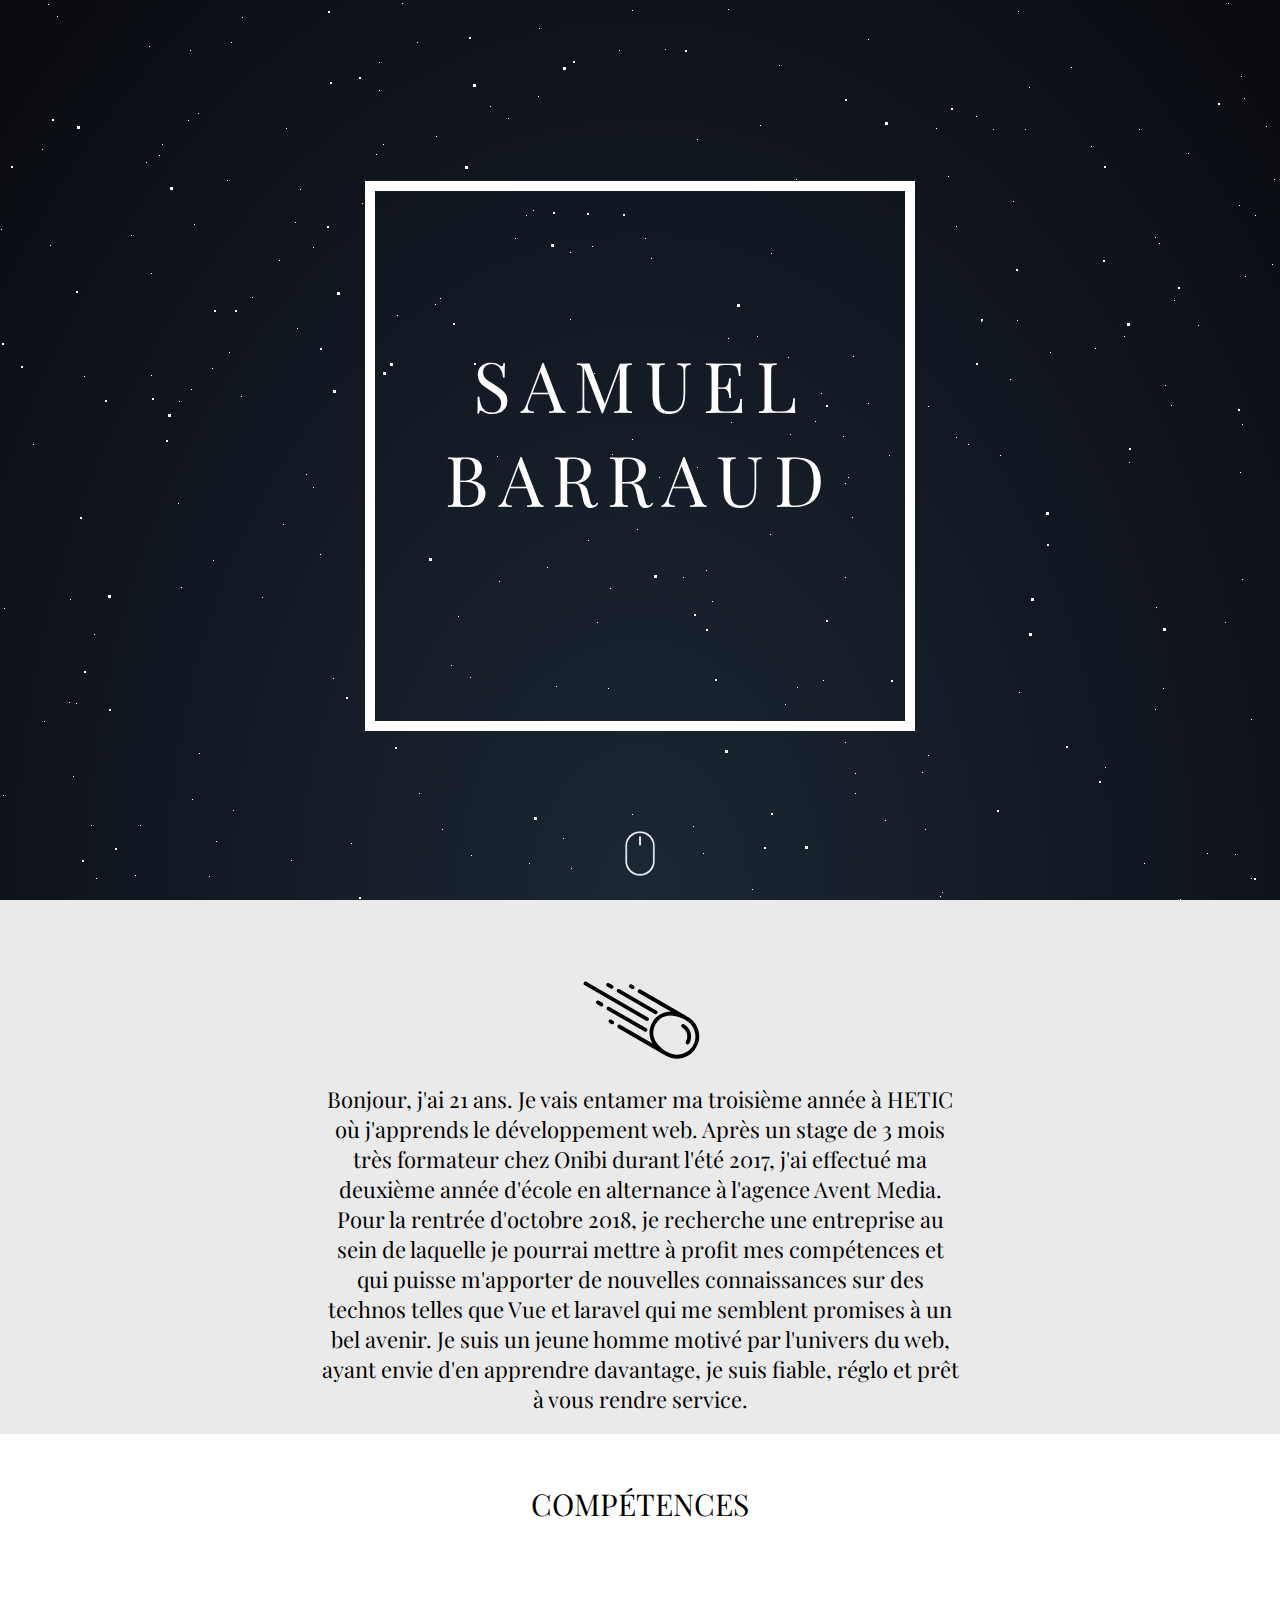
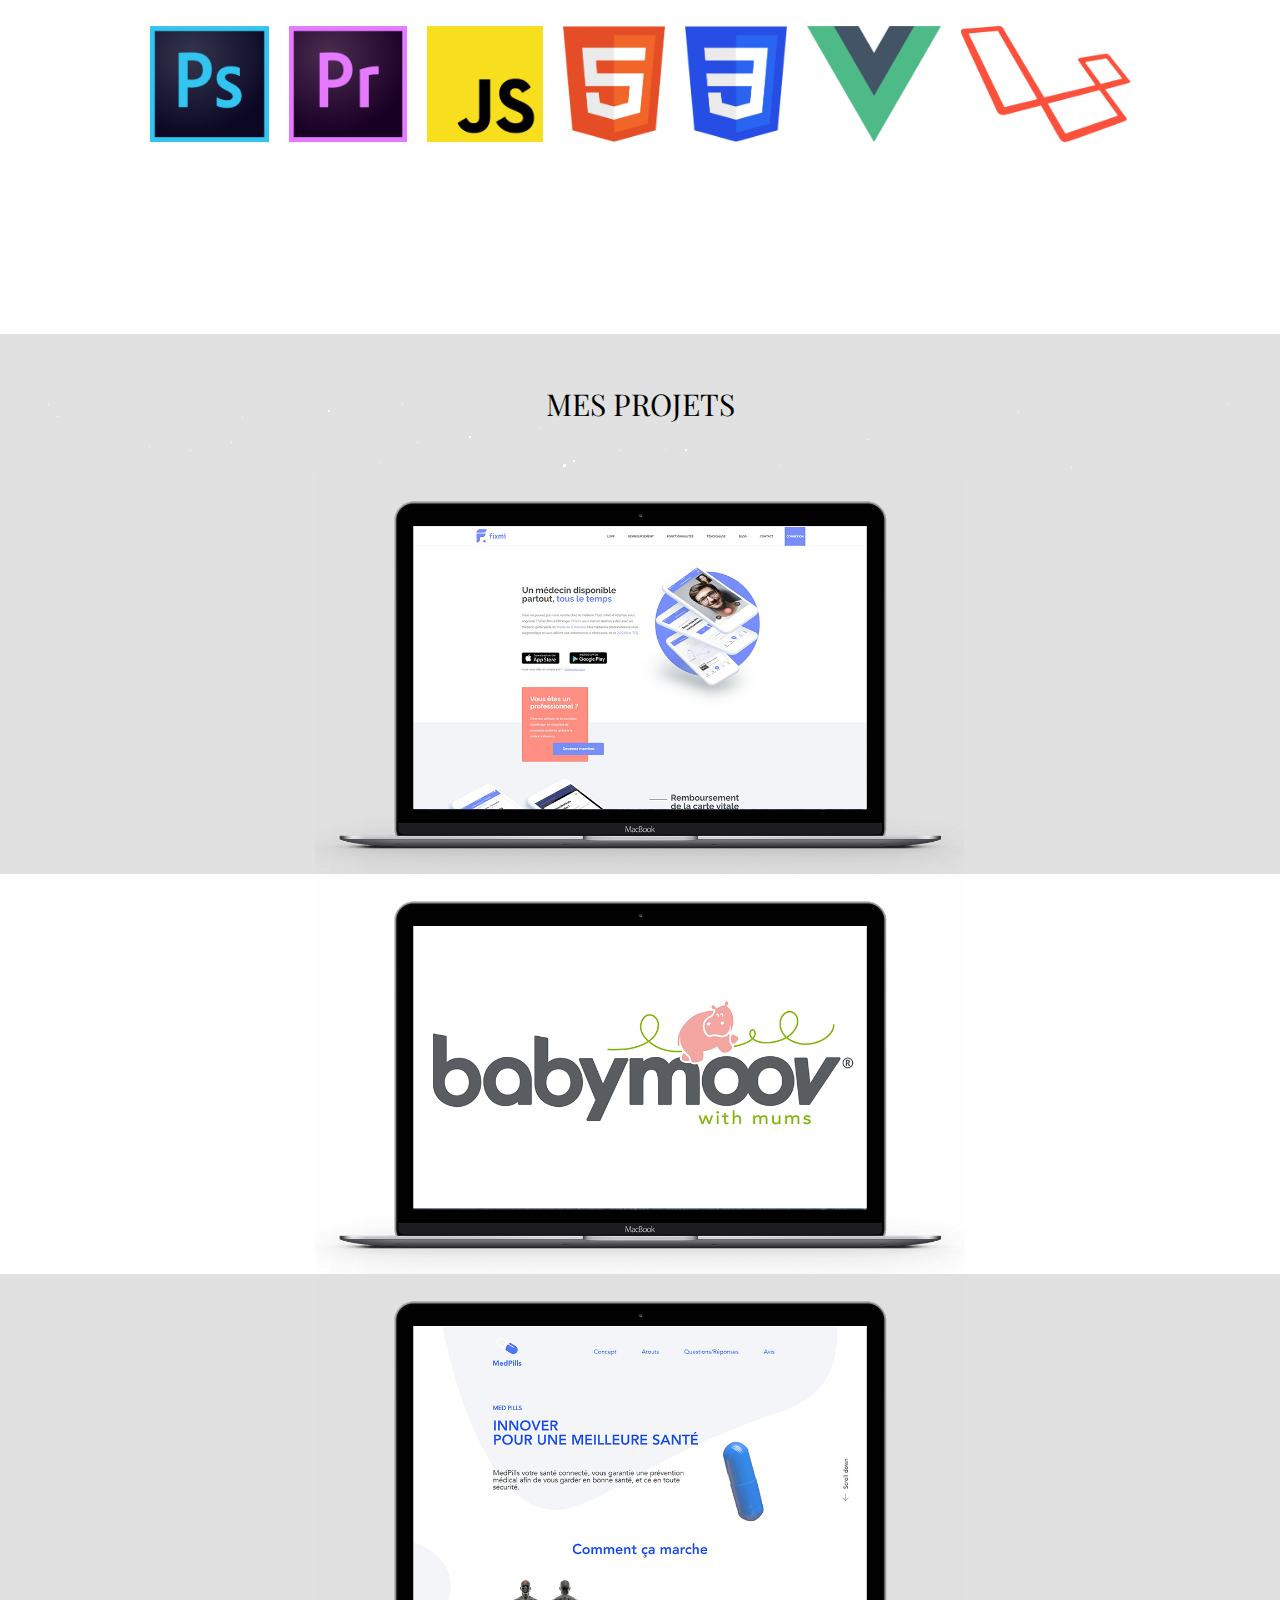
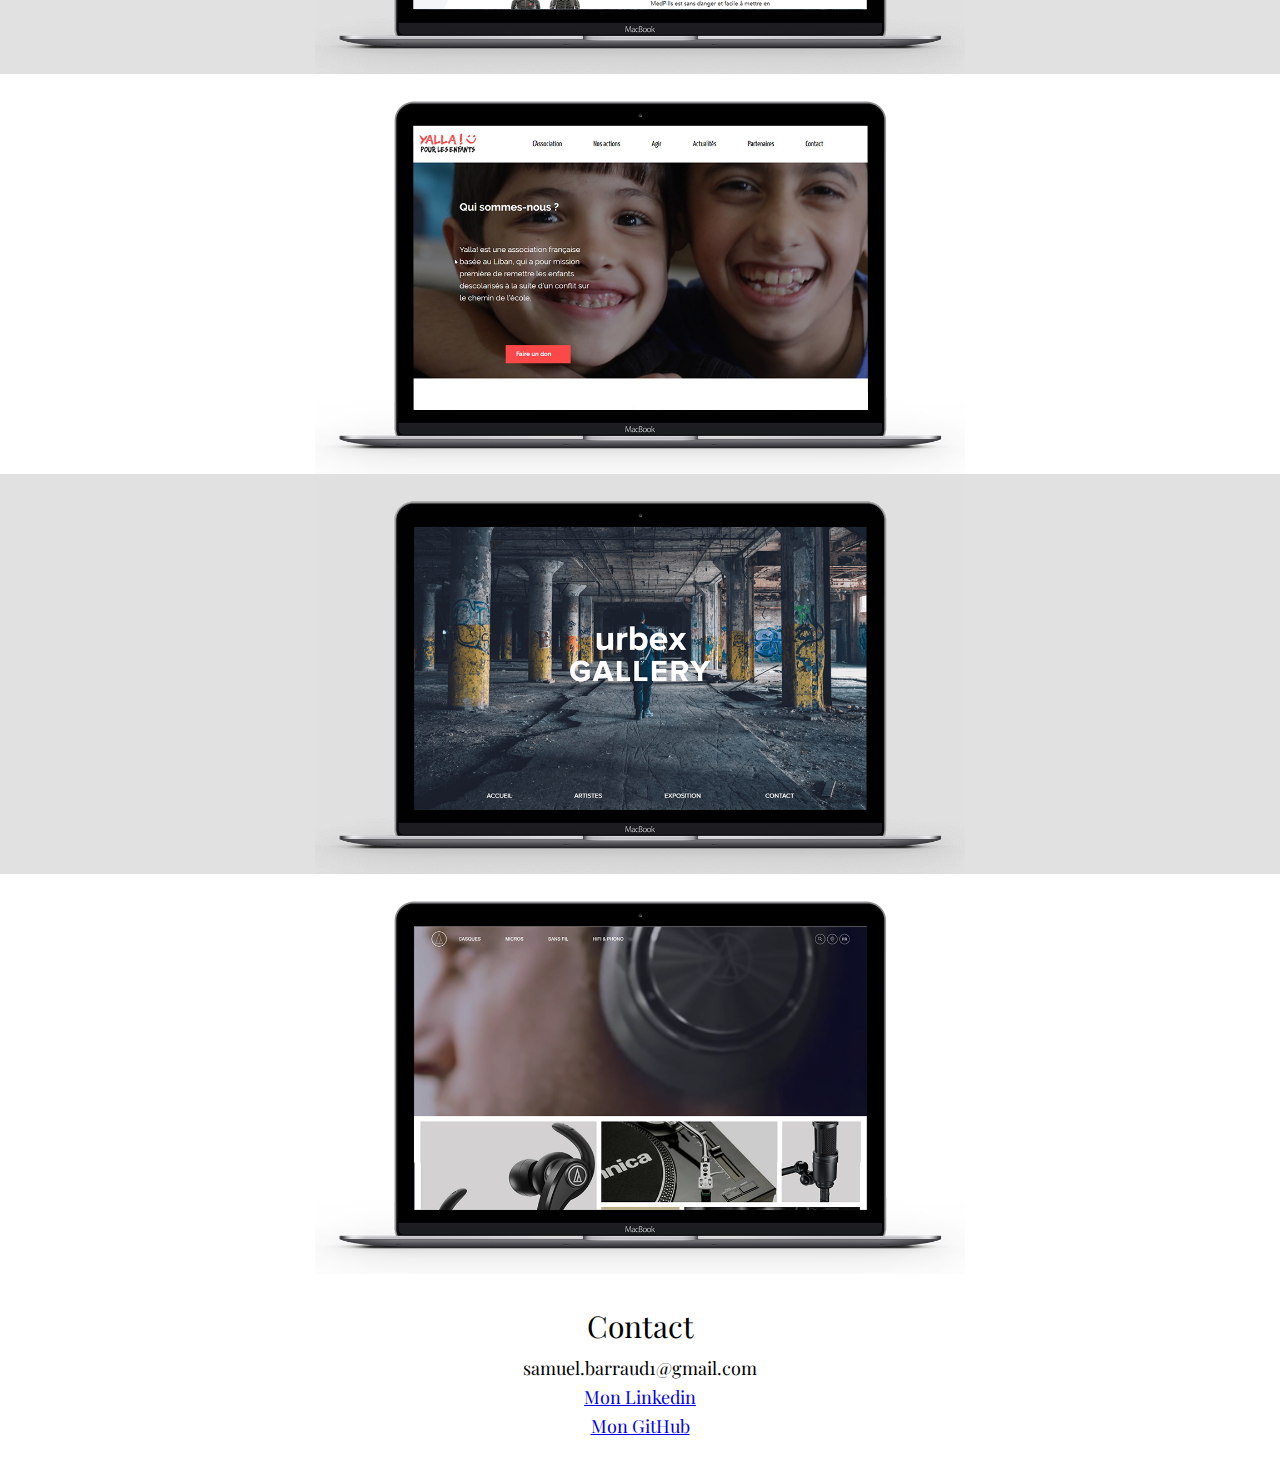
<file: index.html>
<!DOCTYPE html>
<html lang="fr">
<head>
	<meta charset="UTF-8">
	<title>Samuel Barraud</title>
	<meta name="description" content="Portfolio de Samuel Barraud">
	<link rel="stylesheet" href="styles/main.css">
	<link href="https://fonts.googleapis.com/css?family=Playfair+Display" rel="stylesheet">
	<link rel="stylesheet" href="font-awesome/css/font-awesome.min.css">
	<script src="deploy/parallax.js"></script>
	<script src="js/jquery-3.2.1.min.js"></script>
	<script src="js/mgGlitch.min.js"></script>


</head>
<body>
	<header>
		<div id='stars'></div>
		<div id='stars2'></div>
		<div id='stars3'></div>

		<div id="scene" class="scene">
			<div data-depth="0.20" class="DownHalfsquare layer"></div>
			<div data-depth="0.20" class="UpHalfsquare layer "></div>
			<div data-depth="0.30" class="imgHeader layer"></div>
			<div data-depth="0.60" class="title layer"><h1 class="" data-text="Samuel Barraud">Samuel Barraud</h1></div>
		</div>
		<div class="scroll">
			<a href="#scroll" id="scroll"><img src="img-layout/mouse.png" alt="scroll" title="scroll"></a>
		</div>
	</header>
	<main>
		<div class="description">
			<div class="illustration">
				<img src="img-layout/comet.svg">
			</div>
			<p>Bonjour, j'ai 21 ans. Je vais entamer ma troisième année à HETIC où j'apprends le développement web. Après un stage de 3 mois très formateur chez Onibi durant l'été 2017, j'ai effectué ma deuxième année d'école en alternance à l'agence Avent Media. Pour la rentrée d'octobre 2018, je recherche une entreprise au sein de laquelle je pourrai mettre à profit mes compétences et qui puisse m'apporter de nouvelles connaissances sur des technos telles que Vue et laravel qui me semblent promises à un bel avenir. Je suis un jeune homme motivé par l'univers du web, ayant envie d'en apprendre davantage, je suis fiable, réglo et prêt à vous rendre service.</p>
		</div>
		<div class="skills">
			<h2>Compétences</h2>
			<div class="skillsLogo">
				<div><img src="img-layout/photoshop.png"></div>
				<div><img src="img-layout/premiere.png"></div>
				<div><img src="img-layout/javascript.png"></div>
				<div><img src="img-layout/html.png"></div>
				<div><img src="img-layout/css.png"></div>
				<div><img src="img-layout/vue.png"></div>
				<div><img src="img-layout/laravel.png"></div>
			</div>
			<!-- <img class="skillsIllu" src="img-layout/astronautW.png"> -->
		</div>
		<div class="projects">
		<h2>Mes projets</h2>
		<div class="project">
					<img src="img-content/fixmii.png">
					<div class="hover_project">
						<div class="discover_Project"><a target="_blank" href="http://samuel-barraud.fr/projets/fixmi/"><span>Découvrir le projet</span></a></div>
					</div>
			</div>
			<div class="project">
					<img src="img-content/Babymoov.png">
					<div class="hover_project">
						<div class="discover_Project"><a target="_blank" href="https://www.babymoov.com/fr/"><span>Découvrir le projet</span></a></div>
					</div>
			</div>
			<div class="project">
					<img src="img-content/medpills.png">
					<div class="hover_project">
						<div class="discover_Project"><a target="_blank" href="http://samuel-barraud.fr/projets/MedPills/"><span>Découvrir le projet</span></a></div>
					</div>
			</div>
			<div class="project">
					<img src="img-content/yalla.png">
					<div class="hover_project">
						<div class="discover_Project"><a target="_blank" href="projets/SI-finale-Yalla-g10/index.php"><span>Découvrir le projet</span></a></div>
					</div>
			</div>
			<div class="project">
					<img src="img-content/urbex.png">
					<div class="hover_project">
						<div class="discover_Project"><a target="_blank" href="projets/urbex/index.html"><span>Découvrir le projet</span></a></div>
					</div>
			</div>
			<div class="project">
					<img src="img-content/audiotechina.PNG">
					<div class="hover_project">
						<div class="discover_Project"><a target="_blank" href="projets/audio_technica/index.html"><span>Découvrir le projet</span></a></div>
					</div>
			</div>
		</div>
		<div class="contact">
			<div class="about-me">
				<h2>Contact</h2>
				<p>samuel.barraud1@gmail.com</p>
				<a href="https://www.linkedin.com/in/samuel-barraud-0562a8139/" target="_blank"><p>Mon Linkedin</p></a>
				<a href="https://github.com/Barraud-Samuel?tab=repositories" target="_blank"><p>Mon GitHub</p></a>
			</div>
		</div>
	</main>
</body>

<script type="text/javascript">
var scene = document.getElementById('scene');

var parallax = new Parallax(scene,{
	scalarX: 30,
  scalarY: 30,
});
//alert("site en création");
$( function() {
		$( "." ).mgGlitch({
          // set 'true' to stop the plugin
				  destroy : false, 
          // set 'false' to stop glitching
          glitch: true, 
          // set 'false' to stop scaling
          scale: true, 
          // set 'false' to stop glitch blending
          blend : true, 
          // select blend mode type
          blendModeType : 'hue',
          // set min time for glitch 1 elem
          glitch1TimeMin : 200, 
          // set max time for glitch 1 elem
          glitch1TimeMax : 400,
          // set min time for glitch 2 elem
          glitch2TimeMin : 10, 
          // set max time for glitch 2 elem
          glitch2TimeMax : 100, 
		});
});


$(window).scroll(function() {    
    var scroll = $(window).scrollTop();
    console.log(scroll);
    if (scroll >=887){
    	$(".skillsIllu").addClass("deplacement");
    } else if (scroll <= 790) {
    	$(".skillsIllu").removeClass("deplacement");
    }
});


/*$(window).scroll(function() {    
    var scroll = $(window).scrollTop();
    console.log(scroll);
    if (scroll >=1300){
      $(".move").addClass("deplacement");
      $(".move:nth-child(2)").addClass("delay1");
      $(".move:nth-child(3)").addClass("delay2");
    }
});*/
</script>

</html>
</file>
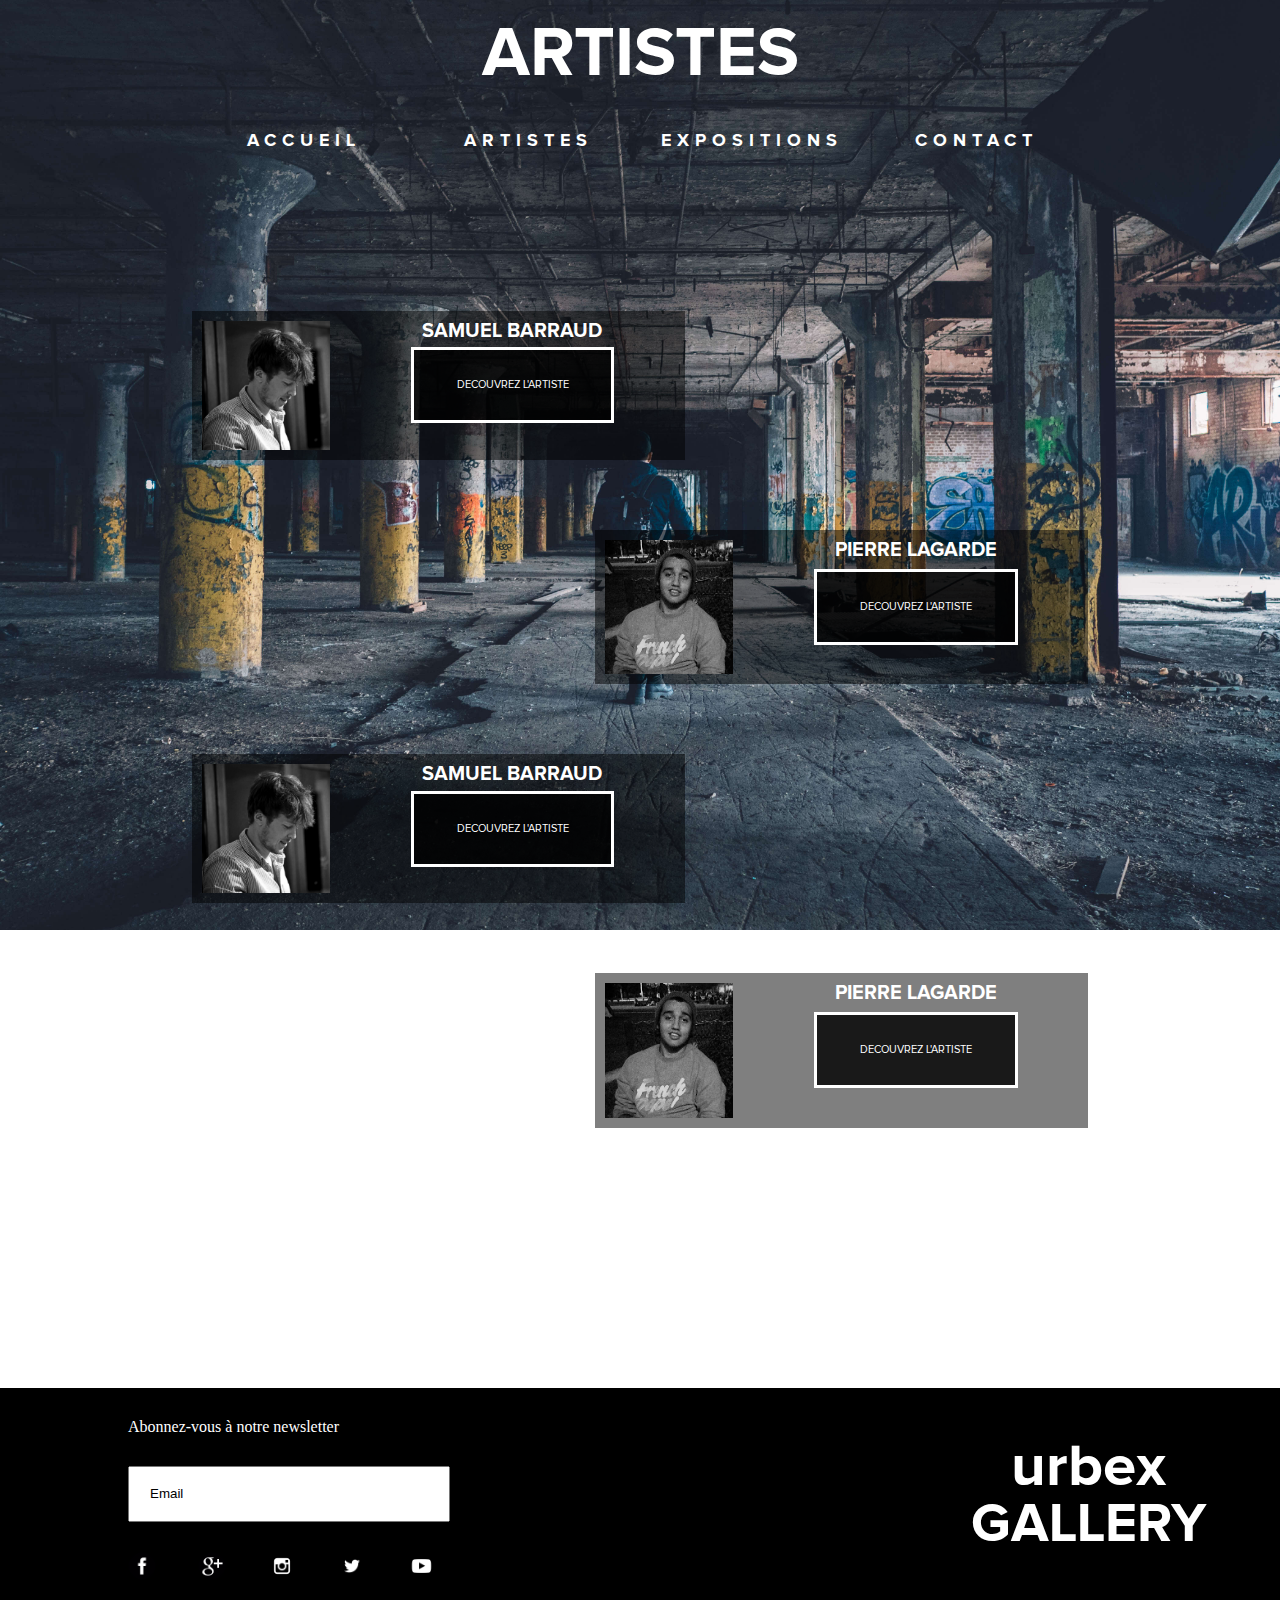
<file: projets/urbex/artistes.html>
<!DOCTYPE html>
<html>
<head>
	<title>artistes</title>
	<meta name="viewport" content="width=device-width, initial-scale=1.0">
	<link rel="stylesheet" type="text/css" href="styles/csslisteartistes.css">
	<link rel="stylesheet" type="text/css" href="styles/cssartiste.css">
	<meta charset="UTF-8">
</head>
<body>
<header class="page_list_artistes clearfix">
		
		<h1>ARTISTES</h1>
		<nav>
			<ul>
				<li><a href="index.html">accueil</a></li>
				<li><a href="#">artistes</a></li>
				<li><a href="exposition.html">expositions</a></li>
				<li><a href="contact.html">contact</a></li>
			</ul>
		</nav>
	</header>
	<!-- ------POP UP ARTISTE DETAIL------ -->
	<div class="single_artiste clearfix">
	<div class="discover_photo clearfix">
		<span class="decouvrez_les_photos clearfix">
			<a href="image.html"><h3>decouvrez les photos</h3></a>
		</span>
	</div>
	<div class="description_side">
		<div class="middle_bar"></div>
		<img class="cross" src="images/icone/cross.png">
		<div class="description">
			<h2>pierre lagarde</h2>
			<p>
				Lorem ipsum dolor sit amet, consectetur adipiscing elit. Vivamus varius pretium convallis. Duis ac metus a lacus venenatis consequat. Nulla congue viverra odio, non tincidunt ex dignissim dapibus. Aliquam fringilla vulputate nibh. Integer tristique commodo odio, vitae molestie erat. Vestibulum luctus aliquet ante, at dictum magna interdum vitae. Ut a egestas elit, egestas sodales quam.

			</p>
		</div>
	</div>
</div>
	<!-- ------FIN DE LA POP UP------ -->
	<main>
		<div class="clearfix un_artiste">
			<img src="images/samuel.png"> 
			<h2>samuel barraud</h2>
			<span class="span clearfix"><h3>decouvrez l'artiste</h3></span>
		</div>
		<div class="clearfix un_artiste artiste_right">
			<img src="images/pierre.png"> 
			<h2>pierre lagarde</h2>
			<span class="span clearfix"><h3>decouvrez l'artiste</h3></span>
		</div>
		<div class="clearfix un_artiste">
			<img src="images/samuel.png"> 
			<h2>samuel barraud</h2>
			<span class="span clearfix"><h3>decouvrez l'artiste</h3></span>
		</div>
		<div class="clearfix un_artiste artiste_right">
			<img src="images/pierre.png"> 
			<h2>pierre lagarde</h2>
			<span class="span clearfix"><h3>decouvrez l'artiste</h3></span>
		</div>
	</main>
	<footer>
		<div class="newsletter clearfix">
			<h3>Abonnez-vous à notre newsletter</h3>
			<form class="clearfix">
				<input type="text" name="email" value="Email">
			</form>
			<nav class="social_icon clearfix">
				<ul>
					<li><img src="images/icone/facebook.png"></a></li>
					<li><a href="#"><img src="images/icone/googleplus.png"></a></li>
					<li><a href="#"><img src="images/icone/instagram.png"></a></li>
					<li><a href="#"><img src="images/icone/twitter.png"></a></li>
					<li><a href="#"><img src="images/icone/youtube.png"></a></li>
				</ul>
			</nav>
			
		</div>
		<div class="logo_footer">
			<h2>urbex<span class="title">gallery</span></h2>
		</div>
	</footer>
	<script type="text/javascript">
		var pop_up = document.querySelector(".single_artiste");

		var page = document.querySelectorAll('.span');
		var footer = document.querySelector('footer');
		var main =  document.querySelector('main');
		var cross = document.querySelector(".cross");

		for (let i = 0; i < page.length; i++ ){
				page[i].addEventListener('click',function(){
				pop_up.style.display='inline';
				main.style.display='none';
				footer.style.display=('none')
		});

		};

		

		cross.addEventListener('click', function(){
			
				pop_up.style.display='none';
				main.style.display='';
				footer.style.display='';
			
				});
	</script>
</body>
</html>
</file>
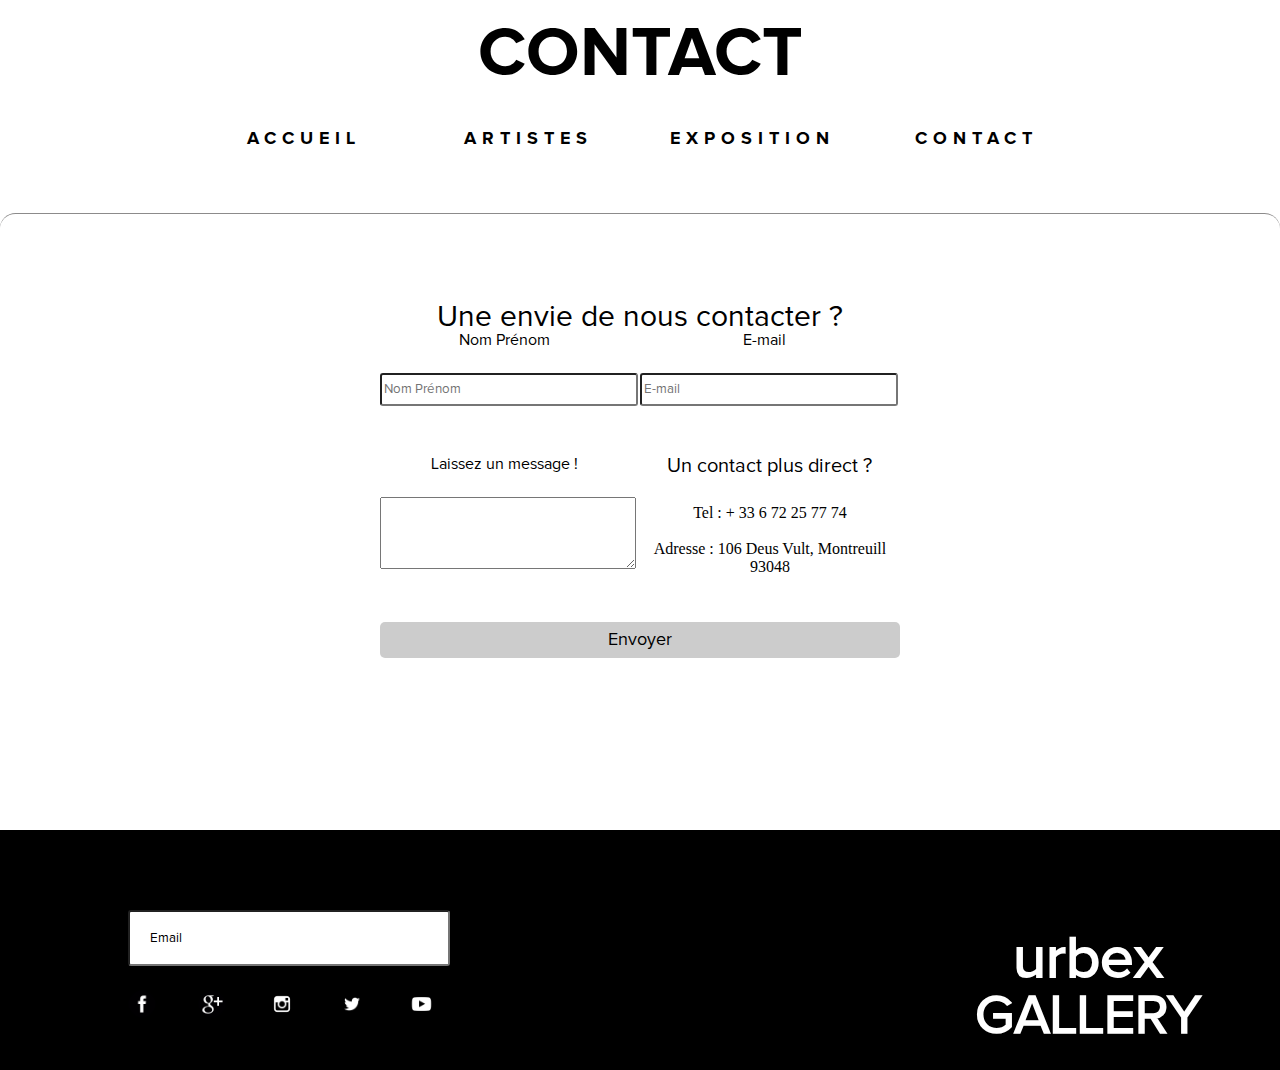
<file: projets/urbex/contact.html>
<!DOCTYPE html>
<html lang="en">
<head>
	<meta charset="UTF-8">
	<title>Contact</title>
	<link rel="stylesheet" type="text/css" href="styles/contact.css">
	<meta charset="UTF-8">
	<meta name="viewport" content="width=device-width, initial-scale=1.0">
</head>
<body>
<main class="clearfix">
	<header>
		<h1>CONTACT</h1>
			<nav>
				<ul>
					<li><a href="index.html">accueil</a></li>
					<li><a href="artistes.html">artistes</a></li>
					<li><a href="exposition.html">exposition</a></li>
					<li><a href="#">contact</a></li>
				</ul>
			</nav>
	</header>

<section class="contact clearfix">

<hr>
<h2>Une envie de nous contacter ?</h2>

	<form class="clearfix">
		<div class="contact">
			<label><span>Nom Prénom</span>
			<input type="text" name="" placeholder="Nom Prénom"></label>
			<label><span>E-mail</span>
			<input type="email" name="" placeholder="E-mail"></label>
		</div>
		<label><span>Laissez un message !</span>
		<textarea name="message"></textarea></label>
		<h3>Un contact plus direct ?</h3><br>
		<p>Tel : + 33 6 72 25 77 74</p><br>
		<p>Adresse : 106 Deus Vult, Montreuill 	93048</p>
		<div class="submit">
		<input type="submit" value="Envoyer" placeholder="">
		</div>
	</form>
</section>

</main>
<footer class="clearfix">
		<div class="newsletter clearfix">
			<h3>Abonnez-vous à notre newsletter</h3>
			<form class="clearfix">
				<input type="text" name="email" value="Email">
			</form>
			<nav class="social_icon clearfix">
				<ul>
					<li><img src="images/icone/facebook.png"></a></li>
					<li><a href="#"><img src="images/icone/googleplus.png"></a></li>
					<li><a href="#"><img src="images/icone/instagram.png"></a></li>
					<li><a href="#"><img src="images/icone/twitter.png"></a></li>
					<li><a href="#"><img src="images/icone/youtube.png"></a></li>
				</ul>
			</nav>
			
		</div>
		<div class="logo_footer">
			<h2>urbex<span class="title">gallery</span></h2>
		</div>
	</footer>
</body>
</html>
</file>
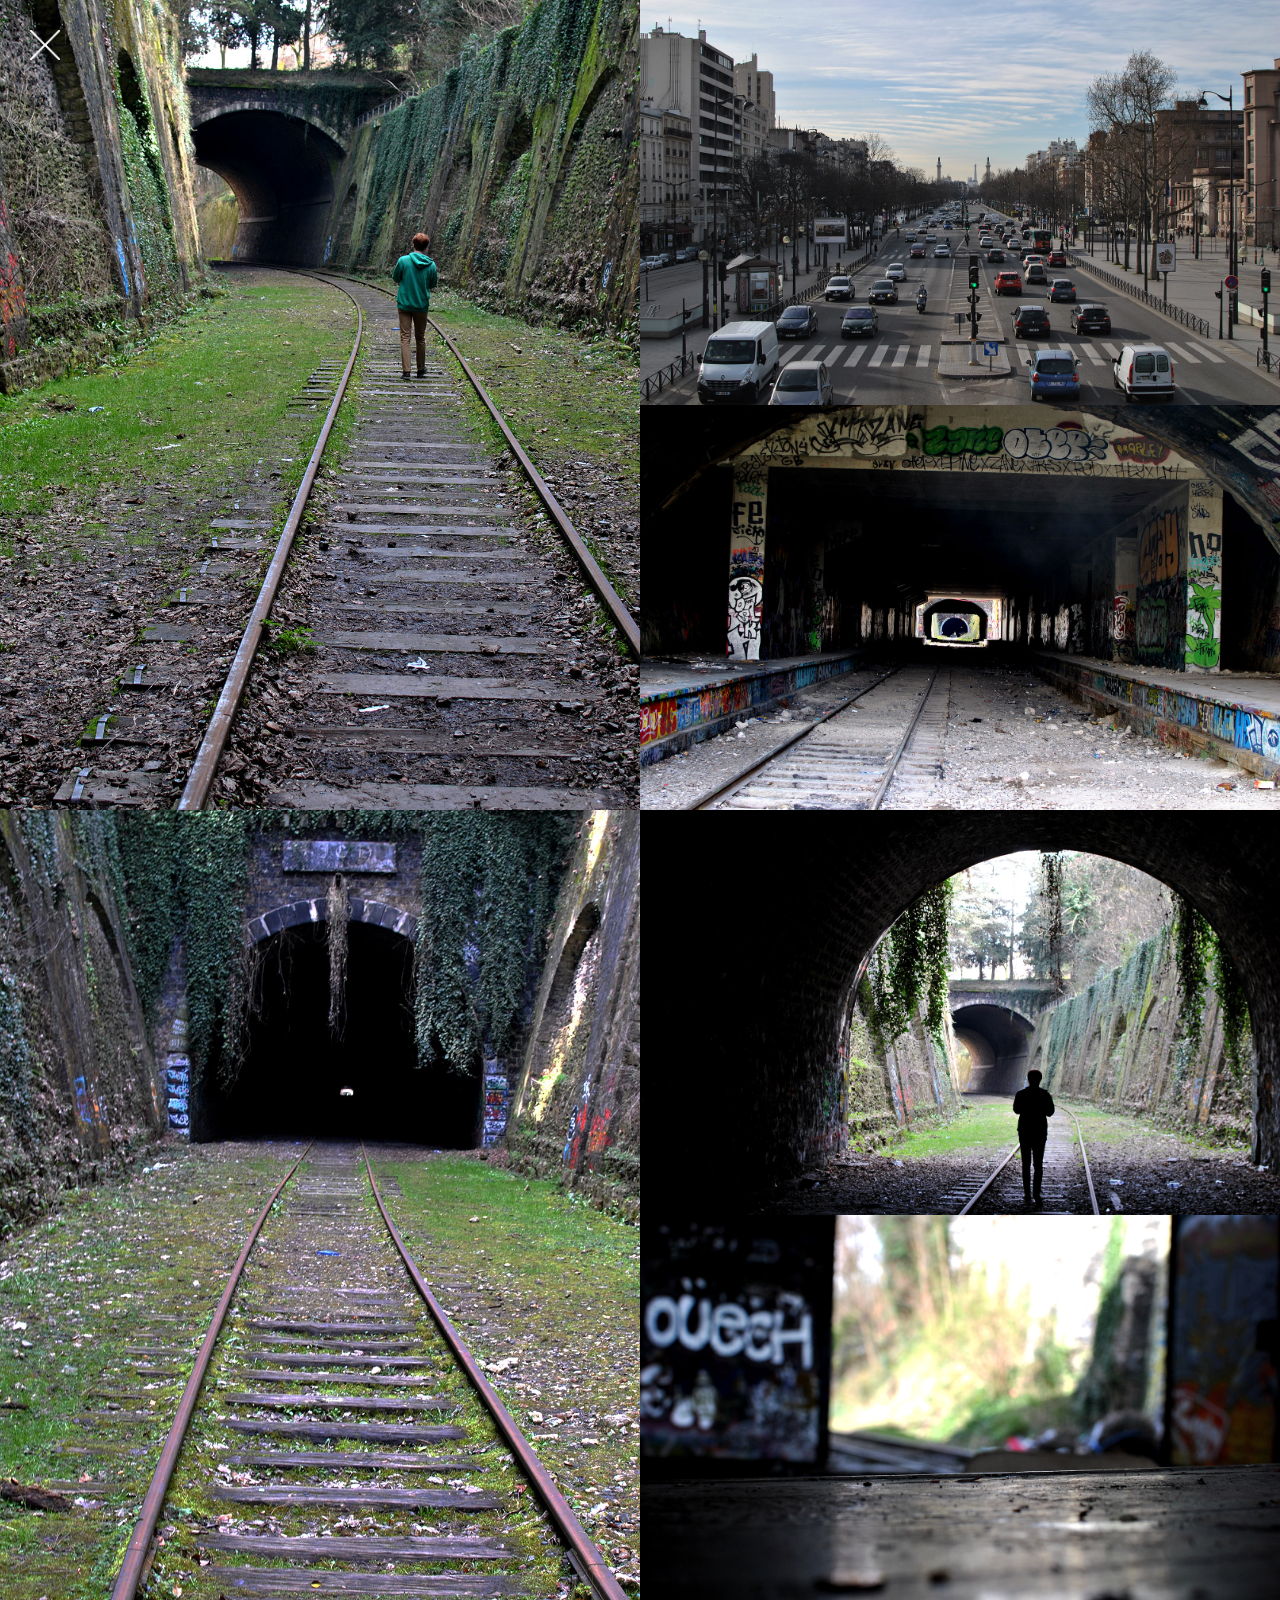
<file: projets/urbex/image.html>
<!DOCTYPE html>
<html lang="fr">
<head>
	<meta charset="utf-8">
	<meta name="viewport" content="width=device-width, initial-scale=1.0">
	<title>photo</title>
	<link rel="stylesheet" type="text/css" href="styles/images.css">
</head>
<body>
	<main>
		<a href="artistes.html"><img class="cross" src="images/icone/white_cross.png"></a>
		<section class="first_section clearfix">
			<div class="left_img clearfix">

			</div>	
			<div class="right_top_img clearfix">
				
			</div>
			<div class="right_bot_img clearfix">
				
			</div>
		</section>
		<section class="second_section clearfix">
			<div class="left_img clearfix">

			</div>
			<div class="right_top_img clearfix">
				
			</div>
			<div class="right_bot_img clearfix">
				
			</div>
		</section>
	</main>
</body>

</html>
</file>
<file: styles/main.css>
@charset "UTF-8";

@font-face {
  font-family: "Raleway-Bold";
  src: url("../font/Raleway-Bold.ttf");
}

@font-face {
  font-family: "Raleway-Regular";
  src: url("../font/Raleway-Regular.ttf");
}

@font-face {
  font-family: "YanoneKaffeesatz";
  src: url("../font/YanoneKaffeesatz-Regular.ttf");
}
@font-face {
  font-family: "ArialMT";
  src: url("../font/ARI.ttf");
}

* {
  padding: 0;
  margin: 0;
}

*, *::before, *::after {
  box-sizing: border-box;
}

.clearfix:before, .clearfix:after {
  content: " ";
  display: table;
}

.clearfix:after {
  clear: both;
}

/* HTML5 display-role reset for older browsers */
article, aside, details, figcaption, figure, 
footer, header, hgroup, menu, nav, section {
  display: block;
}
body {
  line-height: 1;
}
ol, ul {
  list-style: none;
}
blockquote, q {
  quotes: none;
}
blockquote:before, blockquote:after,
q:before, q:after {
  content: '';
  content: none;
}
table {
  border-collapse: collapse;
  border-spacing: 0;
}

html, body, div, span, applet, object, iframe,
h1, h2, h3, h4, h5, h6, p, blockquote, pre,
a, abbr, acronym, address, big, cite, code,
del, dfn, em, img, ins, kbd, q, s, samp,
small, strike, strong, sub, sup, tt, var,
b, u, i, center,
dl, dt, dd, ol, ul, li,
fieldset, form, label, legend,
table, caption, tbody, tfoot, thead, tr, th, td,
article, aside, canvas, details, embed, 
figure, figcaption, footer, header, hgroup, 
menu, nav, output, ruby, section, summary,
time, mark, audio, video {
	margin: 0;
	padding: 0;
	border: 0;
	font-size: 100%;
	font: inherit;
	vertical-align: baseline;

}

/* --------------------header----------------------
*                                                   *
*                                                   *
*                                                   *
------------------------------------------------ */
header{
  height: 100vh;
  overflow: hidden;
}
header .scene{
  height: 550px;
  width: 550px;
  position: relative;
  left: 50%;
  top: 50%;
  transform: translate(-50% ,-50%)!important;
}
.scene .DownHalfsquare{
  border-bottom: solid 10px #fff;
  border-left: solid 10px #fff;
  width: 100%;
  height: 100%;
  z-index: 1;
}
.scene .UpHalfsquare{
   border-top: solid 10px #fff;
  border-right: solid 10px #fff;
  width: 100%;
  height: 100%;
  z-index: 3;
}
.scene .imgHeader {
  width: 130%;
  z-index: 2;
  margin: -80px 0 0 -80px;
  height: 130%;
  background-repeat: no-repeat;
  background-size: contain;
  background-position: center;: 
}
.scene .title{
  color: #fff;
  z-index: 4;
  height: 100%;
  width: 100%;
  z-index: 9999999;
}
.scroll{
  position: absolute;
  width: 30px;
  bottom: 20px;
  left: 50%;
  transform: translateX(-50%);
}
.scroll img{
  width: 100%;
}
.title h1{
  font-size: 70px;
  text-transform: uppercase;
  margin: 250px 0 0 0;
  transform: translateY(-50%);
  font-family: 'Playfair Display', serif;
  letter-spacing: 10px;
  text-align: center;
  z-index: 9999999;
}
.imgHeader img{
  width: 100%;
}

/* main */
.description{
  width: 100%;
  min-height: 500px;
  background:#eaeaea;
  padding: 50px 0 0 0; 
}
.description p{
  text-align: center;
  display: block;
  width: 50%;
  margin: 0 auto;
  padding-top: 60px;
  font-size: 22px;
  font-family: 'Playfair Display', serif;
  padding: 0 0 20px 0;  
}
.illustration{
  width: 130px;
  height: auto;
  margin: 0 auto;
}
.illustration img{
  width: 100%;
  transform: rotate(30deg);
}

.hover_project{
  position: absolute;
  top: 0;
  left: 0;
  width: 100%;
  height: 100%;
  opacity: 0;
  background: rgba(75,54,124,0.85);
  transition: 1s ;
  -webkit-transition: 1s ease;
  -moz-transition: 1s ease;
  -o-transition: 1s ease;
  display: flex;
}
.hover_project .discover_Project{
  margin: auto;
  max-width: 300px;
  width: 100%;
  height: 80px;
  background: #fff;
}
.discover_Project a{
  display: flex;
  height: 100%;
  text-decoration: none;
}
.discover_Project span{
  color: #000;
  margin: auto;
  font-family: 'Playfair Display', serif;
  font-size: 20px;
}
.hover_project:hover{
  opacity: 1;
}
.projects{
  height: auto;
  background: #e1e1e1;
}
.project{
  height: 400px;
  position: relative;
  background: #e1e1e1;
}
.project:nth-child(odd){
  background: #fff;
}
.projects h2{
  text-align: center;
  font-size: 30px;
  padding:50px 0 50px 0;
  text-transform: uppercase;
  font-family: 'Playfair Display', serif;
}
.project img{
  height: 100%;
  margin: 0 auto;
  display: block;
}
.skills{
  height: 500px;
  background: #fff;
  position: relative;
  overflow: hidden;
}
.skillsIllu{
  right: -500px;
  bottom: 0;
  position: absolute;
  transition: 1.5s;
  transition-timing-function: ease-out;
}
.deplacement{
  right:0px;
}
.skills h2{
  text-align: center;
  font-size: 30px;
  margin:50px 0 0 0;
  text-transform: uppercase;
  font-family: 'Playfair Display', serif;
}
.skills .skillsLogo{
    display: flex;
    max-width: 1000px;
    width: 100%;
    flex-wrap: nowrap;
    position: absolute;
    top: 0;
    left: 50%;
    transform: translate(-50%,-50%);
    top: 50%;
    z-index: 2;
}
.skillsLogo div{
  padding: 10px;
}
.skillsLogo img{
  width: 100%;
  display: block;
  min-width: 100px;
    -webkit-transition:1s;
          transition: 1s;
}
.skillsLogo img:hover{
  -webkit-filter: grayscale(0%);
          filter: grayscale(0%);
}
.contact{
  width: 100%;
  height: 200px;
  background: #fff;
  display: flex;
}
.contact h2{
  text-align: center;
  font-size: 30px;
  margin: 0 0 10px 0;
}
.about-me{
  text-align: center;
  font-family: 'Playfair Display', serif;
  margin: auto;
  font-size: 18px;
}
.about-me p{
  margin: 0 0 5px 0;
}
/* ETOILE */
html {
  height: 100%;
  background: radial-gradient(ellipse at bottom, #1b2735 0%, #090a0f 100%);
}

#stars {
  width: 1px;
  height: 1px;
  background: transparent;
  box-shadow: 785px 704px #FFF , 612px 1075px #FFF , 1228px 3px #FFF , 96px 878px #FFF , 792px 1811px #FFF , 262px 597px #FFF , 1874px 644px #FFF , 1489px 1618px #FFF , 327px 1358px #FFF , 1969px 296px #FFF , 600px 1753px #FFF , 36px 1955px #FFF , 1592px 1996px #FFF , 324px 1142px #FFF , 1360px 30px #FFF , 1877px 1318px #FFF , 934px 1361px #FFF , 821px 393px #FFF , 637px 948px #FFF , 1553px 1790px #FFF , 856px 1346px #FFF , 242px 17px #FFF , 1358px 30px #FFF , 1712px 615px #FFF , 713px 1250px #FFF , 597px 622px #FFF , 1019px 692px #FFF , 1457px 46px #FFF , 1258px 909px #FFF , 1712px 389px #FFF , 178px 503px #FFF , 707px 922px #FFF , 1350px 1902px #FFF , 1371px 1395px #FFF , 1926px 793px #FFF , 697px 139px #FFF , 515px 238px #FFF , 1595px 583px #FFF , 733px 1131px #FFF , 1585px 1953px #FFF , 950px 1686px #FFF , 108px 1669px #FFF , 362px 203px #FFF , 214px 929px #FFF , 1399px 552px #FFF , 752px 1507px #FFF , 165px 1392px #FFF , 7px 1200px #FFF , 146px 162px #FFF , 179px 401px #FFF , 632px 814px #FFF , 1525px 1242px #FFF , 706px 570px #FFF , 1728px 733px #FFF , 725px 1921px #FFF , 1900px 784px #FFF , 868px 403px #FFF , 1072px 1982px #FFF , 633px 1723px #FFF , 7px 1543px #FFF , 84px 376px #FFF , 1102px 1993px #FFF , 1883px 1848px #FFF , 845px 577px #FFF , 1502px 19px #FFF , 1017px 1584px #FFF , 153px 1896px #FFF , 499px 581px #FFF , 440px 298px #FFF , 303px 1828px #FFF , 40px 1551px #FFF , 131px 235px #FFF , 1047px 977px #FFF , 714px 1194px #FFF , 1239px 1088px #FFF , 1235px 854px #FFF , 1548px 942px #FFF , 351px 843px #FFF , 1697px 260px #FFF , 360px 1353px #FFF , 1760px 1819px #FFF , 756px 978px #FFF , 208px 1592px #FFF , 1588px 1937px #FFF , 516px 1237px #FFF , 702px 1627px #FFF , 435px 304px #FFF , 1505px 131px #FFF , 1213px 901px #FFF , 417px 42px #FFF , 1251px 878px #FFF , 135px 875px #FFF , 639px 1687px #FFF , 91px 825px #FFF , 757px 336px #FFF , 755px 729px #FFF , 1238px 1122px #FFF , 159px 155px #FFF , 1932px 1584px #FFF , 912px 1975px #FFF , 848px 477px #FFF , 1722px 743px #FFF , 1390px 1316px #FFF , 968px 444px #FFF , 745px 1433px #FFF , 257px 1862px #FFF , 470px 677px #FFF , 1129px 462px #FFF , 1495px 1876px #FFF , 1156px 1693px #FFF , 1766px 1646px #FFF , 1546px 1367px #FFF , 1071px 67px #FFF , 440px 1920px #FFF , 1600px 1075px #FFF , 1719px 1413px #FFF , 397px 315px #FFF , 1963px 141px #FFF , 383px 144px #FFF , 151px 273px #FFF , 1587px 1940px #FFF , 286px 1678px #FFF , 1903px 1862px #FFF , 547px 567px #FFF , 458px 1169px #FFF , 1933px 1414px #FFF , 1673px 956px #FFF , 726px 1904px #FFF , 1822px 1749px #FFF , 1386px 92px #FFF , 594px 373px #FFF , 575px 1979px #FFF , 1719px 1005px #FFF , 800px 1733px #FFF , 1649px 162px #FFF , 1204px 1972px #FFF , 508px 1846px #FFF , 1720px 393px #FFF , 76px 703px #FFF , 1732px 1378px #FFF , 194px 224px #FFF , 1394px 601px #FFF , 924px 1899px #FFF , 1434px 1361px #FFF , 1px 229px #FFF , 643px 1371px #FFF , 1935px 1728px #FFF , 1142px 1881px #FFF , 714px 1514px #FFF , 1749px 1959px #FFF , 928px 755px #FFF , 1647px 1164px #FFF , 192px 799px #FFF , 1190px 1688px #FFF , 1736px 1538px #FFF , 1207px 853px #FFF , 1486px 824px #FFF , 780px 1219px #FFF , 1425px 1001px #FFF , 820px 910px #FFF , 350px 1991px #FFF , 1522px 1271px #FFF , 526px 215px #FFF , 1767px 515px #FFF , 1732px 923px #FFF , 1155px 237px #FFF , 1677px 341px #FFF , 912px 647px #FFF , 733px 1607px #FFF , 359px 1549px #FFF , 1464px 1153px #FFF , 1595px 512px #FFF , 1732px 1731px #FFF , 1363px 615px #FFF , 633px 1376px #FFF , 1165px 385px #FFF , 570px 252px #FFF , 878px 1084px #FFF , 1458px 1629px #FFF , 313px 1724px #FFF , 1867px 247px #FFF , 1267px 1437px #FFF , 197px 1589px #FFF , 1686px 707px #FFF , 1995px 1813px #FFF , 1444px 165px #FFF , 1378px 1264px #FFF , 934px 1246px #FFF , 1738px 872px #FFF , 1026px 1585px #FFF , 463px 188px #FFF , 1017px 320px #FFF , 144px 1255px #FFF , 1479px 229px #FFF , 140px 825px #FFF , 1124px 336px #FFF , 1245px 276px #FFF , 1370px 1057px #FFF , 649px 1021px #FFF , 738px 1179px #FFF , 1857px 1178px #FFF , 570px 1259px #FFF , 162px 144px #FFF , 1251px 719px #FFF , 928px 406px #FFF , 1541px 106px #FFF , 339px 1927px #FFF , 1457px 835px #FFF , 645px 238px #FFF , 1532px 215px #FFF , 273px 1919px #FFF , 1991px 155px #FFF , 632px 10px #FFF , 59px 1557px #FFF , 1298px 500px #FFF , 1958px 158px #FFF , 876px 1260px #FFF , 836px 1914px #FFF , 288px 1612px #FFF , 777px 1229px #FFF , 2000px 491px #FFF , 731px 422px #FFF , 300px 189px #FFF , 1188px 153px #FFF , 678px 473px #FFF , 1967px 1413px #FFF , 1496px 272px #FFF , 607px 1640px #FFF , 569px 1032px #FFF , 1018px 11px #FFF , 1198px 325px #FFF , 494px 1904px #FFF , 1617px 729px #FFF , 1139px 129px #FFF , 538px 96px #FFF , 139px 1386px #FFF , 1731px 1829px #FFF , 270px 988px #FFF , 1908px 1939px #FFF , 188px 120px #FFF , 936px 128px #FFF , 1683px 159px #FFF , 1805px 1739px #FFF , 24px 1852px #FFF , 581px 1602px #FFF , 855px 773px #FFF , 942px 892px #FFF , 539px 28px #FFF , 306px 474px #FFF , 1608px 705px #FFF , 1902px 712px #FFF , 1309px 1539px #FFF , 1029px 87px #FFF , 1137px 1990px #FFF , 1483px 992px #FFF , 933px 1517px #FFF , 1561px 596px #FFF , 693px 826px #FFF , 1626px 1198px #FFF , 1795px 1535px #FFF , 853px 356px #FFF , 291px 860px #FFF , 1676px 354px #FFF , 181px 587px #FFF , 1558px 1348px #FFF , 227px 180px #FFF , 1091px 1321px #FFF , 1921px 1903px #FFF , 931px 1968px #FFF , 1242px 424px #FFF , 1843px 1426px #FFF , 96px 1365px #FFF , 1955px 1070px #FFF , 345px 1117px #FFF , 632px 944px #FFF , 831px 1351px #FFF , 1943px 1720px #FFF , 1711px 913px #FFF , 1993px 345px #FFF , 1853px 747px #FFF , 1592px 319px #FFF , 632px 439px #FFF , 1479px 1188px #FFF , 956px 226px #FFF , 1354px 1312px #FFF , 320px 554px #FFF , 1547px 1177px #FFF , 1133px 1346px #FFF , 1343px 1820px #FFF , 1466px 1720px #FFF , 1968px 1759px #FFF , 690px 1986px #FFF , 650px 1428px #FFF , 1144px 863px #FFF , 637px 529px #FFF , 1039px 1598px #FFF , 1510px 1777px #FFF , 865px 1537px #FFF , 87px 1881px #FFF , 1883px 1316px #FFF , 1361px 165px #FFF , 1272px 264px #FFF , 1629px 426px #FFF , 1623px 1176px #FFF , 1000px 455px #FFF , 592px 246px #FFF , 1918px 402px #FFF , 908px 462px #FFF , 638px 1430px #FFF , 1487px 1094px #FFF , 1356px 1080px #FFF , 864px 1956px #FFF , 1639px 449px #FFF , 1886px 1235px #FFF , 176px 1875px #FFF , 149px 46px #FFF , 252px 297px #FFF , 421px 1553px #FFF , 48px 1701px #FFF , 212px 1783px #FFF , 950px 1458px #FFF , 1681px 564px #FFF , 1728px 169px #FFF , 433px 1569px #FFF , 633px 1971px #FFF , 1174px 300px #FFF , 1214px 1034px #FFF , 1717px 466px #FFF , 1514px 1902px #FFF , 1652px 201px #FFF , 1290px 1242px #FFF , 1656px 738px #FFF , 771px 253px #FFF , 845px 742px #FFF , 1331px 673px #FFF , 1566px 110px #FFF , 1274px 179px #FFF , 1302px 695px #FFF , 993px 129px #FFF , 811px 1864px #FFF , 1554px 285px #FFF , 504px 1168px #FFF , 1514px 1122px #FFF , 1797px 518px #FFF , 1601px 813px #FFF , 68px 1216px #FFF , 868px 39px #FFF , 619px 1134px #FFF , 241px 1095px #FFF , 561px 1496px #FFF , 676px 957px #FFF , 1867px 1396px #FFF , 379px 62px #FFF , 925px 1459px #FFF , 198px 113px #FFF , 1866px 28px #FFF , 1580px 695px #FFF , 3px 795px #FFF , 1370px 608px #FFF , 733px 1645px #FFF , 497px 456px #FFF , 286px 1813px #FFF , 1218px 1826px #FFF , 1015px 1911px #FFF , 1553px 904px #FFF , 458px 616px #FFF , 4px 608px #FFF , 484px 1578px #FFF , 1175px 1204px #FFF , 1847px 276px #FFF , 1930px 1094px #FFF , 871px 1900px #FFF , 1752px 56px #FFF , 1621px 1099px #FFF , 1825px 398px #FFF , 1915px 1594px #FFF , 1829px 1501px #FFF , 1990px 1204px #FFF , 976px 116px #FFF , 191px 389px #FFF , 1674px 356px #FFF , 55px 1032px #FFF , 1667px 454px #FFF , 1017px 1780px #FFF , 1282px 395px #FFF , 1240px 472px #FFF , 94px 634px #FFF , 1414px 796px #FFF , 1485px 1701px #FFF , 1273px 1656px #FFF , 5px 1593px #FFF , 1944px 1865px #FFF , 588px 540px #FFF , 42px 149px #FFF , 665px 49px #FFF , 1605px 1879px #FFF , 1323px 102px #FFF , 1686px 550px #FFF , 1739px 1704px #FFF , 1782px 191px #FFF , 1046px 1749px #FFF , 18px 1826px #FFF , 62px 1489px #FFF , 6px 1980px #FFF , 563px 838px #FFF , 209px 876px #FFF , 956px 437px #FFF , 1667px 957px #FFF , 471px 855px #FFF , 1728px 1949px #FFF , 925px 829px #FFF , 151px 375px #FFF , 333px 678px #FFF , 1899px 1434px #FFF , 199px 753px #FFF , 1565px 714px #FFF , 44px 721px #FFF , 1235px 1425px #FFF , 1835px 1512px #FFF , 467px 1170px #FFF , 35px 1682px #FFF , 70px 599px #FFF , 1189px 1539px #FFF , 1650px 78px #FFF , 313px 247px #FFF , 896px 1844px #FFF , 1163px 688px #FFF , 442px 829px #FFF , 78px 937px #FFF , 295px 222px #FFF , 1059px 1704px #FFF , 65px 1711px #FFF , 241px 396px #FFF , 1779px 1263px #FFF , 229px 352px #FFF , 1229px 1057px #FFF , 1794px 1409px #FFF , 733px 1644px #FFF , 610px 588px #FFF , 264px 1989px #FFF , 1156px 607px #FFF , 1280px 1163px #FFF , 1742px 1919px #FFF , 683px 577px #FFF , 987px 1374px #FFF , 533px 210px #FFF , 1987px 864px #FFF , 508px 118px #FFF , 1244px 98px #FFF , 1492px 746px #FFF , 1407px 1375px #FFF , 1801px 1112px #FFF , 1963px 446px #FFF , 491px 941px #FFF , 1939px 1757px #FFF , 570px 1454px #FFF , 971px 1196px #FFF , 797px 687px #FFF , 1266px 126px #FFF , 1929px 1359px #FFF , 283px 524px #FFF , 1056px 1034px #FFF , 1350px 1923px #FFF , 1906px 1913px #FFF , 247px 1488px #FFF , 1366px 443px #FFF , 111px 1479px #FFF , 175px 988px #FFF , 815px 421px #FFF , 1460px 518px #FFF , 947px 1086px #FFF , 1753px 1425px #FFF , 1930px 1448px #FFF , 1790px 1752px #FFF , 1242px 579px #FFF , 981px 321px #FFF , 48px 4px #FFF , 376px 154px #FFF , 538px 1576px #FFF , 1561px 625px #FFF , 1831px 995px #FFF , 298px 1492px #FFF , 1818px 1535px #FFF , 889px 455px #FFF , 1284px 131px #FFF , 1159px 243px #FFF , 688px 1773px #FFF , 1416px 1817px #FFF , 1737px 1793px #FFF , 1673px 400px #FFF , 760px 125px #FFF , 1651px 312px #FFF , 1884px 1920px #FFF , 1286px 613px #FFF , 1314px 1832px #FFF , 437px 1889px #FFF , 233px 810px #FFF , 1481px 1491px #FFF , 1931px 533px #FFF , 1445px 31px #FFF , 619px 50px #FFF , 1794px 1500px #FFF , 1802px 1852px #FFF , 852px 517px #FFF , 1031px 999px #FFF , 551px 1010px #FFF , 948px 176px #FFF , 1370px 377px #FFF , 869px 1160px #FFF , 297px 328px #FFF , 1693px 962px #FFF , 451px 665px #FFF , 1841px 333px #FFF , 140px 1338px #FFF , 697px 467px #FFF , 511px 1858px #FFF , 419px 793px #FFF , 1139px 1885px #FFF , 1680px 874px #FFF , 1928px 1469px #FFF , 1802px 1321px #FFF , 612px 454px #FFF , 1889px 1098px #FFF , 1330px 364px #FFF , 1933px 1137px #FFF , 574px 1334px #FFF , 1141px 1406px #FFF , 402px 3px #FFF , 1850px 1792px #FFF , 1255px 215px #FFF , 1570px 1438px #FFF , 1389px 1173px #FFF , 1786px 555px #FFF , 1576px 609px #FFF , 1943px 402px #FFF , 1466px 1012px #FFF , 1604px 1523px #FFF , 1037px 1870px #FFF , 556px 686px #FFF , 1820px 609px #FFF , 69px 702px #FFF , 113px 1330px #FFF , 1180px 899px #FFF , 1010px 379px #FFF , 583px 968px #FFF , 1548px 1051px #FFF , 216px 841px #FFF , 1432px 1861px #FFF , 313px 487px #FFF , 279px 260px #FFF , 1842px 146px #FFF , 1923px 1718px #FFF , 1322px 823px #FFF , 140px 1471px #FFF , 1474px 1075px #FFF , 330px 1565px #FFF , 273px 1267px #FFF , 1986px 873px #FFF , 1320px 276px #FFF , 1013px 201px #FFF , 1825px 142px #FFF , 1600px 1730px #FFF , 377px 1690px #FFF , 712px 601px #FFF , 1105px 767px #FFF , 1670px 962px #FFF , 172px 1964px #FFF , 703px 853px #FFF , 1428px 477px #FFF , 895px 1261px #FFF , 213px 560px #FFF , 1998px 1014px #FFF , 1902px 171px #FFF , 581px 1604px #FFF , 281px 1820px #FFF , 1030px 1414px #FFF , 811px 1332px #FFF , 1283px 256px #FFF , 1241px 76px #FFF , 1200px 973px #FFF , 885px 820px #FFF , 571px 868px #FFF , 1587px 122px #FFF , 1549px 3px #FFF , 922px 772px #FFF , 1838px 633px #FFF , 752px 889px #FFF , 790px 434px #FFF , 1894px 947px #FFF , 1017px 1712px #FFF , 845px 483px #FFF , 1878px 4px #FFF , 940px 896px #FFF , 1908px 1905px #FFF , 1661px 484px #FFF , 33px 444px #FFF , 436px 136px #FFF , 855px 793px #FFF , 1210px 1009px #FFF , 1701px 21px #FFF , 1091px 146px #FFF , 1692px 261px #FFF , 1231px 1490px #FFF , 190px 50px #FFF , 1926px 526px #FFF , 1341px 979px #FFF , 514px 1072px #FFF , 429px 1058px #FFF , 1171px 405px #FFF , 1630px 1287px #FFF , 231px 42px #FFF , 212px 368px #FFF , 779px 65px #FFF , 788px 357px #FFF , 73px 776px #FFF , 1028px 1151px #FFF , 1728px 1843px #FFF , 1701px 517px #FFF , 823px 680px #FFF , 1239px 205px #FFF , 379px 90px #FFF , 1327px 1633px #FFF , 99px 1832px #FFF , 1052px 1068px #FFF , 1025px 129px #FFF , 1921px 1884px #FFF , 728px 338px #FFF , 1494px 254px #FFF , 455px 1164px #FFF , 115px 1340px #FFF , 458px 1790px #FFF , 797px 1271px #FFF , 843px 436px #FFF , 406px 1724px #FFF , 728px 9px #FFF , 1713px 45px #FFF , 1373px 264px #FFF , 465px 1558px #FFF , 796px 179px #FFF , 867px 1082px #FFF , 1686px 1849px #FFF , 792px 1914px #FFF , 94px 1044px #FFF , 1095px 348px #FFF , 1647px 817px #FFF , 1387px 145px #FFF , 1315px 953px #FFF , 1041px 1160px #FFF , 123px 1937px #FFF , 1783px 822px #FFF , 1382px 1491px #FFF , 1896px 554px #FFF , 774px 907px #FFF , 1155px 709px #FFF , 1780px 602px #FFF , 1807px 877px #FFF , 1754px 1341px #FFF , 570px 319px #FFF , 770px 534px #FFF , 1597px 1817px #FFF , 659px 477px #FFF , 504px 1994px #FFF , 1593px 173px #FFF , 431px 1694px #FFF , 844px 1146px #FFF , 136px 1716px #FFF , 490px 106px #FFF , 1285px 596px #FFF , 1651px 1686px #FFF , 1864px 1637px #FFF , 1985px 1334px #FFF , 1452px 514px #FFF , 1900px 874px #FFF , 842px 1049px #FFF , 1395px 865px #FFF , 85px 1245px #FFF , 1366px 1692px #FFF , 16px 1396px #FFF , 324px 1796px #FFF , 651px 258px #FFF , 50px 245px #FFF , 86px 1127px #FFF , 57px 16px #FFF , 1225px 622px #FFF , 1388px 271px #FFF , 780px 1995px #FFF , 648px 1253px #FFF , 955px 1079px #FFF , 1050px 352px #FFF , 529px 863px #FFF , 1592px 1381px #FFF , 1693px 1671px #FFF , 1582px 1510px #FFF , 497px 1765px #FFF , 1586px 1336px #FFF , 608px 688px #FFF , 1309px 926px #FFF , 1639px 486px #FFF , 286px 128px #FFF , 795px 1498px #FFF;
  animation: animStar 50s linear infinite;
}
#stars:after {
  content: " ";
  position: absolute;
  top: 2000px;
  width: 1px;
  height: 1px;
  background: transparent;
  box-shadow: 785px 704px #FFF , 612px 1075px #FFF , 1228px 3px #FFF , 96px 878px #FFF , 792px 1811px #FFF , 262px 597px #FFF , 1874px 644px #FFF , 1489px 1618px #FFF , 327px 1358px #FFF , 1969px 296px #FFF , 600px 1753px #FFF , 36px 1955px #FFF , 1592px 1996px #FFF , 324px 1142px #FFF , 1360px 30px #FFF , 1877px 1318px #FFF , 934px 1361px #FFF , 821px 393px #FFF , 637px 948px #FFF , 1553px 1790px #FFF , 856px 1346px #FFF , 242px 17px #FFF , 1358px 30px #FFF , 1712px 615px #FFF , 713px 1250px #FFF , 597px 622px #FFF , 1019px 692px #FFF , 1457px 46px #FFF , 1258px 909px #FFF , 1712px 389px #FFF , 178px 503px #FFF , 707px 922px #FFF , 1350px 1902px #FFF , 1371px 1395px #FFF , 1926px 793px #FFF , 697px 139px #FFF , 515px 238px #FFF , 1595px 583px #FFF , 733px 1131px #FFF , 1585px 1953px #FFF , 950px 1686px #FFF , 108px 1669px #FFF , 362px 203px #FFF , 214px 929px #FFF , 1399px 552px #FFF , 752px 1507px #FFF , 165px 1392px #FFF , 7px 1200px #FFF , 146px 162px #FFF , 179px 401px #FFF , 632px 814px #FFF , 1525px 1242px #FFF , 706px 570px #FFF , 1728px 733px #FFF , 725px 1921px #FFF , 1900px 784px #FFF , 868px 403px #FFF , 1072px 1982px #FFF , 633px 1723px #FFF , 7px 1543px #FFF , 84px 376px #FFF , 1102px 1993px #FFF , 1883px 1848px #FFF , 845px 577px #FFF , 1502px 19px #FFF , 1017px 1584px #FFF , 153px 1896px #FFF , 499px 581px #FFF , 440px 298px #FFF , 303px 1828px #FFF , 40px 1551px #FFF , 131px 235px #FFF , 1047px 977px #FFF , 714px 1194px #FFF , 1239px 1088px #FFF , 1235px 854px #FFF , 1548px 942px #FFF , 351px 843px #FFF , 1697px 260px #FFF , 360px 1353px #FFF , 1760px 1819px #FFF , 756px 978px #FFF , 208px 1592px #FFF , 1588px 1937px #FFF , 516px 1237px #FFF , 702px 1627px #FFF , 435px 304px #FFF , 1505px 131px #FFF , 1213px 901px #FFF , 417px 42px #FFF , 1251px 878px #FFF , 135px 875px #FFF , 639px 1687px #FFF , 91px 825px #FFF , 757px 336px #FFF , 755px 729px #FFF , 1238px 1122px #FFF , 159px 155px #FFF , 1932px 1584px #FFF , 912px 1975px #FFF , 848px 477px #FFF , 1722px 743px #FFF , 1390px 1316px #FFF , 968px 444px #FFF , 745px 1433px #FFF , 257px 1862px #FFF , 470px 677px #FFF , 1129px 462px #FFF , 1495px 1876px #FFF , 1156px 1693px #FFF , 1766px 1646px #FFF , 1546px 1367px #FFF , 1071px 67px #FFF , 440px 1920px #FFF , 1600px 1075px #FFF , 1719px 1413px #FFF , 397px 315px #FFF , 1963px 141px #FFF , 383px 144px #FFF , 151px 273px #FFF , 1587px 1940px #FFF , 286px 1678px #FFF , 1903px 1862px #FFF , 547px 567px #FFF , 458px 1169px #FFF , 1933px 1414px #FFF , 1673px 956px #FFF , 726px 1904px #FFF , 1822px 1749px #FFF , 1386px 92px #FFF , 594px 373px #FFF , 575px 1979px #FFF , 1719px 1005px #FFF , 800px 1733px #FFF , 1649px 162px #FFF , 1204px 1972px #FFF , 508px 1846px #FFF , 1720px 393px #FFF , 76px 703px #FFF , 1732px 1378px #FFF , 194px 224px #FFF , 1394px 601px #FFF , 924px 1899px #FFF , 1434px 1361px #FFF , 1px 229px #FFF , 643px 1371px #FFF , 1935px 1728px #FFF , 1142px 1881px #FFF , 714px 1514px #FFF , 1749px 1959px #FFF , 928px 755px #FFF , 1647px 1164px #FFF , 192px 799px #FFF , 1190px 1688px #FFF , 1736px 1538px #FFF , 1207px 853px #FFF , 1486px 824px #FFF , 780px 1219px #FFF , 1425px 1001px #FFF , 820px 910px #FFF , 350px 1991px #FFF , 1522px 1271px #FFF , 526px 215px #FFF , 1767px 515px #FFF , 1732px 923px #FFF , 1155px 237px #FFF , 1677px 341px #FFF , 912px 647px #FFF , 733px 1607px #FFF , 359px 1549px #FFF , 1464px 1153px #FFF , 1595px 512px #FFF , 1732px 1731px #FFF , 1363px 615px #FFF , 633px 1376px #FFF , 1165px 385px #FFF , 570px 252px #FFF , 878px 1084px #FFF , 1458px 1629px #FFF , 313px 1724px #FFF , 1867px 247px #FFF , 1267px 1437px #FFF , 197px 1589px #FFF , 1686px 707px #FFF , 1995px 1813px #FFF , 1444px 165px #FFF , 1378px 1264px #FFF , 934px 1246px #FFF , 1738px 872px #FFF , 1026px 1585px #FFF , 463px 188px #FFF , 1017px 320px #FFF , 144px 1255px #FFF , 1479px 229px #FFF , 140px 825px #FFF , 1124px 336px #FFF , 1245px 276px #FFF , 1370px 1057px #FFF , 649px 1021px #FFF , 738px 1179px #FFF , 1857px 1178px #FFF , 570px 1259px #FFF , 162px 144px #FFF , 1251px 719px #FFF , 928px 406px #FFF , 1541px 106px #FFF , 339px 1927px #FFF , 1457px 835px #FFF , 645px 238px #FFF , 1532px 215px #FFF , 273px 1919px #FFF , 1991px 155px #FFF , 632px 10px #FFF , 59px 1557px #FFF , 1298px 500px #FFF , 1958px 158px #FFF , 876px 1260px #FFF , 836px 1914px #FFF , 288px 1612px #FFF , 777px 1229px #FFF , 2000px 491px #FFF , 731px 422px #FFF , 300px 189px #FFF , 1188px 153px #FFF , 678px 473px #FFF , 1967px 1413px #FFF , 1496px 272px #FFF , 607px 1640px #FFF , 569px 1032px #FFF , 1018px 11px #FFF , 1198px 325px #FFF , 494px 1904px #FFF , 1617px 729px #FFF , 1139px 129px #FFF , 538px 96px #FFF , 139px 1386px #FFF , 1731px 1829px #FFF , 270px 988px #FFF , 1908px 1939px #FFF , 188px 120px #FFF , 936px 128px #FFF , 1683px 159px #FFF , 1805px 1739px #FFF , 24px 1852px #FFF , 581px 1602px #FFF , 855px 773px #FFF , 942px 892px #FFF , 539px 28px #FFF , 306px 474px #FFF , 1608px 705px #FFF , 1902px 712px #FFF , 1309px 1539px #FFF , 1029px 87px #FFF , 1137px 1990px #FFF , 1483px 992px #FFF , 933px 1517px #FFF , 1561px 596px #FFF , 693px 826px #FFF , 1626px 1198px #FFF , 1795px 1535px #FFF , 853px 356px #FFF , 291px 860px #FFF , 1676px 354px #FFF , 181px 587px #FFF , 1558px 1348px #FFF , 227px 180px #FFF , 1091px 1321px #FFF , 1921px 1903px #FFF , 931px 1968px #FFF , 1242px 424px #FFF , 1843px 1426px #FFF , 96px 1365px #FFF , 1955px 1070px #FFF , 345px 1117px #FFF , 632px 944px #FFF , 831px 1351px #FFF , 1943px 1720px #FFF , 1711px 913px #FFF , 1993px 345px #FFF , 1853px 747px #FFF , 1592px 319px #FFF , 632px 439px #FFF , 1479px 1188px #FFF , 956px 226px #FFF , 1354px 1312px #FFF , 320px 554px #FFF , 1547px 1177px #FFF , 1133px 1346px #FFF , 1343px 1820px #FFF , 1466px 1720px #FFF , 1968px 1759px #FFF , 690px 1986px #FFF , 650px 1428px #FFF , 1144px 863px #FFF , 637px 529px #FFF , 1039px 1598px #FFF , 1510px 1777px #FFF , 865px 1537px #FFF , 87px 1881px #FFF , 1883px 1316px #FFF , 1361px 165px #FFF , 1272px 264px #FFF , 1629px 426px #FFF , 1623px 1176px #FFF , 1000px 455px #FFF , 592px 246px #FFF , 1918px 402px #FFF , 908px 462px #FFF , 638px 1430px #FFF , 1487px 1094px #FFF , 1356px 1080px #FFF , 864px 1956px #FFF , 1639px 449px #FFF , 1886px 1235px #FFF , 176px 1875px #FFF , 149px 46px #FFF , 252px 297px #FFF , 421px 1553px #FFF , 48px 1701px #FFF , 212px 1783px #FFF , 950px 1458px #FFF , 1681px 564px #FFF , 1728px 169px #FFF , 433px 1569px #FFF , 633px 1971px #FFF , 1174px 300px #FFF , 1214px 1034px #FFF , 1717px 466px #FFF , 1514px 1902px #FFF , 1652px 201px #FFF , 1290px 1242px #FFF , 1656px 738px #FFF , 771px 253px #FFF , 845px 742px #FFF , 1331px 673px #FFF , 1566px 110px #FFF , 1274px 179px #FFF , 1302px 695px #FFF , 993px 129px #FFF , 811px 1864px #FFF , 1554px 285px #FFF , 504px 1168px #FFF , 1514px 1122px #FFF , 1797px 518px #FFF , 1601px 813px #FFF , 68px 1216px #FFF , 868px 39px #FFF , 619px 1134px #FFF , 241px 1095px #FFF , 561px 1496px #FFF , 676px 957px #FFF , 1867px 1396px #FFF , 379px 62px #FFF , 925px 1459px #FFF , 198px 113px #FFF , 1866px 28px #FFF , 1580px 695px #FFF , 3px 795px #FFF , 1370px 608px #FFF , 733px 1645px #FFF , 497px 456px #FFF , 286px 1813px #FFF , 1218px 1826px #FFF , 1015px 1911px #FFF , 1553px 904px #FFF , 458px 616px #FFF , 4px 608px #FFF , 484px 1578px #FFF , 1175px 1204px #FFF , 1847px 276px #FFF , 1930px 1094px #FFF , 871px 1900px #FFF , 1752px 56px #FFF , 1621px 1099px #FFF , 1825px 398px #FFF , 1915px 1594px #FFF , 1829px 1501px #FFF , 1990px 1204px #FFF , 976px 116px #FFF , 191px 389px #FFF , 1674px 356px #FFF , 55px 1032px #FFF , 1667px 454px #FFF , 1017px 1780px #FFF , 1282px 395px #FFF , 1240px 472px #FFF , 94px 634px #FFF , 1414px 796px #FFF , 1485px 1701px #FFF , 1273px 1656px #FFF , 5px 1593px #FFF , 1944px 1865px #FFF , 588px 540px #FFF , 42px 149px #FFF , 665px 49px #FFF , 1605px 1879px #FFF , 1323px 102px #FFF , 1686px 550px #FFF , 1739px 1704px #FFF , 1782px 191px #FFF , 1046px 1749px #FFF , 18px 1826px #FFF , 62px 1489px #FFF , 6px 1980px #FFF , 563px 838px #FFF , 209px 876px #FFF , 956px 437px #FFF , 1667px 957px #FFF , 471px 855px #FFF , 1728px 1949px #FFF , 925px 829px #FFF , 151px 375px #FFF , 333px 678px #FFF , 1899px 1434px #FFF , 199px 753px #FFF , 1565px 714px #FFF , 44px 721px #FFF , 1235px 1425px #FFF , 1835px 1512px #FFF , 467px 1170px #FFF , 35px 1682px #FFF , 70px 599px #FFF , 1189px 1539px #FFF , 1650px 78px #FFF , 313px 247px #FFF , 896px 1844px #FFF , 1163px 688px #FFF , 442px 829px #FFF , 78px 937px #FFF , 295px 222px #FFF , 1059px 1704px #FFF , 65px 1711px #FFF , 241px 396px #FFF , 1779px 1263px #FFF , 229px 352px #FFF , 1229px 1057px #FFF , 1794px 1409px #FFF , 733px 1644px #FFF , 610px 588px #FFF , 264px 1989px #FFF , 1156px 607px #FFF , 1280px 1163px #FFF , 1742px 1919px #FFF , 683px 577px #FFF , 987px 1374px #FFF , 533px 210px #FFF , 1987px 864px #FFF , 508px 118px #FFF , 1244px 98px #FFF , 1492px 746px #FFF , 1407px 1375px #FFF , 1801px 1112px #FFF , 1963px 446px #FFF , 491px 941px #FFF , 1939px 1757px #FFF , 570px 1454px #FFF , 971px 1196px #FFF , 797px 687px #FFF , 1266px 126px #FFF , 1929px 1359px #FFF , 283px 524px #FFF , 1056px 1034px #FFF , 1350px 1923px #FFF , 1906px 1913px #FFF , 247px 1488px #FFF , 1366px 443px #FFF , 111px 1479px #FFF , 175px 988px #FFF , 815px 421px #FFF , 1460px 518px #FFF , 947px 1086px #FFF , 1753px 1425px #FFF , 1930px 1448px #FFF , 1790px 1752px #FFF , 1242px 579px #FFF , 981px 321px #FFF , 48px 4px #FFF , 376px 154px #FFF , 538px 1576px #FFF , 1561px 625px #FFF , 1831px 995px #FFF , 298px 1492px #FFF , 1818px 1535px #FFF , 889px 455px #FFF , 1284px 131px #FFF , 1159px 243px #FFF , 688px 1773px #FFF , 1416px 1817px #FFF , 1737px 1793px #FFF , 1673px 400px #FFF , 760px 125px #FFF , 1651px 312px #FFF , 1884px 1920px #FFF , 1286px 613px #FFF , 1314px 1832px #FFF , 437px 1889px #FFF , 233px 810px #FFF , 1481px 1491px #FFF , 1931px 533px #FFF , 1445px 31px #FFF , 619px 50px #FFF , 1794px 1500px #FFF , 1802px 1852px #FFF , 852px 517px #FFF , 1031px 999px #FFF , 551px 1010px #FFF , 948px 176px #FFF , 1370px 377px #FFF , 869px 1160px #FFF , 297px 328px #FFF , 1693px 962px #FFF , 451px 665px #FFF , 1841px 333px #FFF , 140px 1338px #FFF , 697px 467px #FFF , 511px 1858px #FFF , 419px 793px #FFF , 1139px 1885px #FFF , 1680px 874px #FFF , 1928px 1469px #FFF , 1802px 1321px #FFF , 612px 454px #FFF , 1889px 1098px #FFF , 1330px 364px #FFF , 1933px 1137px #FFF , 574px 1334px #FFF , 1141px 1406px #FFF , 402px 3px #FFF , 1850px 1792px #FFF , 1255px 215px #FFF , 1570px 1438px #FFF , 1389px 1173px #FFF , 1786px 555px #FFF , 1576px 609px #FFF , 1943px 402px #FFF , 1466px 1012px #FFF , 1604px 1523px #FFF , 1037px 1870px #FFF , 556px 686px #FFF , 1820px 609px #FFF , 69px 702px #FFF , 113px 1330px #FFF , 1180px 899px #FFF , 1010px 379px #FFF , 583px 968px #FFF , 1548px 1051px #FFF , 216px 841px #FFF , 1432px 1861px #FFF , 313px 487px #FFF , 279px 260px #FFF , 1842px 146px #FFF , 1923px 1718px #FFF , 1322px 823px #FFF , 140px 1471px #FFF , 1474px 1075px #FFF , 330px 1565px #FFF , 273px 1267px #FFF , 1986px 873px #FFF , 1320px 276px #FFF , 1013px 201px #FFF , 1825px 142px #FFF , 1600px 1730px #FFF , 377px 1690px #FFF , 712px 601px #FFF , 1105px 767px #FFF , 1670px 962px #FFF , 172px 1964px #FFF , 703px 853px #FFF , 1428px 477px #FFF , 895px 1261px #FFF , 213px 560px #FFF , 1998px 1014px #FFF , 1902px 171px #FFF , 581px 1604px #FFF , 281px 1820px #FFF , 1030px 1414px #FFF , 811px 1332px #FFF , 1283px 256px #FFF , 1241px 76px #FFF , 1200px 973px #FFF , 885px 820px #FFF , 571px 868px #FFF , 1587px 122px #FFF , 1549px 3px #FFF , 922px 772px #FFF , 1838px 633px #FFF , 752px 889px #FFF , 790px 434px #FFF , 1894px 947px #FFF , 1017px 1712px #FFF , 845px 483px #FFF , 1878px 4px #FFF , 940px 896px #FFF , 1908px 1905px #FFF , 1661px 484px #FFF , 33px 444px #FFF , 436px 136px #FFF , 855px 793px #FFF , 1210px 1009px #FFF , 1701px 21px #FFF , 1091px 146px #FFF , 1692px 261px #FFF , 1231px 1490px #FFF , 190px 50px #FFF , 1926px 526px #FFF , 1341px 979px #FFF , 514px 1072px #FFF , 429px 1058px #FFF , 1171px 405px #FFF , 1630px 1287px #FFF , 231px 42px #FFF , 212px 368px #FFF , 779px 65px #FFF , 788px 357px #FFF , 73px 776px #FFF , 1028px 1151px #FFF , 1728px 1843px #FFF , 1701px 517px #FFF , 823px 680px #FFF , 1239px 205px #FFF , 379px 90px #FFF , 1327px 1633px #FFF , 99px 1832px #FFF , 1052px 1068px #FFF , 1025px 129px #FFF , 1921px 1884px #FFF , 728px 338px #FFF , 1494px 254px #FFF , 455px 1164px #FFF , 115px 1340px #FFF , 458px 1790px #FFF , 797px 1271px #FFF , 843px 436px #FFF , 406px 1724px #FFF , 728px 9px #FFF , 1713px 45px #FFF , 1373px 264px #FFF , 465px 1558px #FFF , 796px 179px #FFF , 867px 1082px #FFF , 1686px 1849px #FFF , 792px 1914px #FFF , 94px 1044px #FFF , 1095px 348px #FFF , 1647px 817px #FFF , 1387px 145px #FFF , 1315px 953px #FFF , 1041px 1160px #FFF , 123px 1937px #FFF , 1783px 822px #FFF , 1382px 1491px #FFF , 1896px 554px #FFF , 774px 907px #FFF , 1155px 709px #FFF , 1780px 602px #FFF , 1807px 877px #FFF , 1754px 1341px #FFF , 570px 319px #FFF , 770px 534px #FFF , 1597px 1817px #FFF , 659px 477px #FFF , 504px 1994px #FFF , 1593px 173px #FFF , 431px 1694px #FFF , 844px 1146px #FFF , 136px 1716px #FFF , 490px 106px #FFF , 1285px 596px #FFF , 1651px 1686px #FFF , 1864px 1637px #FFF , 1985px 1334px #FFF , 1452px 514px #FFF , 1900px 874px #FFF , 842px 1049px #FFF , 1395px 865px #FFF , 85px 1245px #FFF , 1366px 1692px #FFF , 16px 1396px #FFF , 324px 1796px #FFF , 651px 258px #FFF , 50px 245px #FFF , 86px 1127px #FFF , 57px 16px #FFF , 1225px 622px #FFF , 1388px 271px #FFF , 780px 1995px #FFF , 648px 1253px #FFF , 955px 1079px #FFF , 1050px 352px #FFF , 529px 863px #FFF , 1592px 1381px #FFF , 1693px 1671px #FFF , 1582px 1510px #FFF , 497px 1765px #FFF , 1586px 1336px #FFF , 608px 688px #FFF , 1309px 926px #FFF , 1639px 486px #FFF , 286px 128px #FFF , 795px 1498px #FFF;
}

#stars2 {
  width: 2px;
  height: 2px;
  background: transparent;
  box-shadow: 1099px 780px #FFF , 1072px 1034px #FFF , 359px 76px #FFF , 1178px 286px #FFF , 165px 1514px #FFF , 1831px 1572px #FFF , 715px 678px #FFF , 1464px 669px #FFF , 1455px 252px #FFF , 1259px 1542px #FFF , 82px 1780px #FFF , 1747px 754px #FFF , 1807px 1777px #FFF , 635px 1300px #FFF , 1103px 259px #FFF , 1884px 1334px #FFF , 979px 905px #FFF , 1047px 543px #FFF , 33px 1647px #FFF , 1843px 555px #FFF , 1218px 102px #FFF , 227px 949px #FFF , 465px 1139px #FFF , 792px 1348px #FFF , 1094px 1584px #FFF , 825px 1988px #FFF , 1931px 1963px #FFF , 330px 81px #FFF , 1572px 1701px #FFF , 1782px 976px #FFF , 1058px 1969px #FFF , 129px 1339px #FFF , 1786px 568px #FFF , 1211px 1824px #FFF , 1245px 1655px #FFF , 1622px 73px #FFF , 214px 309px #FFF , 1343px 1766px #FFF , 486px 1388px #FFF , 1294px 2px #FFF , 1510px 1837px #FFF , 587px 212px #FFF , 891px 679px #FFF , 1885px 1223px #FFF , 1751px 916px #FFF , 553px 211px #FFF , 1102px 1358px #FFF , 1567px 1668px #FFF , 1915px 1897px #FFF , 1877px 952px #FFF , 1070px 1532px #FFF , 1951px 1173px #FFF , 1916px 816px #FFF , 623px 213px #FFF , 1434px 1718px #FFF , 1395px 532px #FFF , 84px 670px #FFF , 505px 1432px #FFF , 1575px 1500px #FFF , 320px 347px #FFF , 861px 1162px #FFF , 1974px 1701px #FFF , 1974px 1651px #FFF , 764px 846px #FFF , 1519px 732px #FFF , 1066px 745px #FFF , 1481px 1934px #FFF , 1636px 1152px #FFF , 1989px 60px #FFF , 1843px 304px #FFF , 240px 1363px #FFF , 1158px 978px #FFF , 897px 1902px #FFF , 1708px 1192px #FFF , 166px 439px #FFF , 826px 619px #FFF , 1731px 356px #FFF , 1863px 460px #FFF , 1697px 1600px #FFF , 1821px 1284px #FFF , 1013px 1129px #FFF , 690px 1940px #FFF , 412px 1583px #FFF , 1370px 911px #FFF , 359px 896px #FFF , 395px 746px #FFF , 1379px 291px #FFF , 1383px 1057px #FFF , 806px 1949px #FFF , 976px 362px #FFF , 1287px 1097px #FFF , 1523px 1351px #FFF , 1271px 1365px #FFF , 1016px 268px #FFF , 1418px 1434px #FFF , 1551px 1063px #FFF , 6px 901px #FFF , 826px 404px #FFF , 1919px 1374px #FFF , 1441px 1360px #FFF , 1258px 1052px #FFF , 453px 322px #FFF , 819px 1826px #FFF , 327px 225px #FFF , 370px 446px #FFF , 1219px 1821px #FFF , 1254px 877px #FFF , 981px 318px #FFF , 65px 1753px #FFF , 1702px 477px #FFF , 771px 812px #FFF , 152px 397px #FFF , 1319px 149px #FFF , 624px 1065px #FFF , 685px 49px #FFF , 82px 859px #FFF , 346px 1454px #FFF , 346px 696px #FFF , 1670px 744px #FFF , 1551px 1630px #FFF , 1288px 1322px #FFF , 1217px 1545px #FFF , 1435px 1646px #FFF , 724px 460px #FFF , 178px 934px #FFF , 241px 956px #FFF , 1903px 1468px #FFF , 1525px 293px #FFF , 1789px 1626px #FFF , 1350px 775px #FFF , 1097px 952px #FFF , 1216px 1173px #FFF , 80px 516px #FFF , 2px 342px #FFF , 1238px 408px #FFF , 1137px 1276px #FFF , 1904px 513px #FFF , 1077px 1520px #FFF , 1340px 1850px #FFF , 1301px 1007px #FFF , 105px 399px #FFF , 188px 973px #FFF , 1697px 418px #FFF , 1958px 1592px #FFF , 1965px 1756px #FFF , 1693px 31px #FFF , 951px 107px #FFF , 1662px 742px #FFF , 929px 1080px #FFF , 853px 1119px #FFF , 1442px 1777px #FFF , 1473px 232px #FFF , 1336px 748px #FFF , 52px 118px #FFF , 551px 906px #FFF , 474px 362px #FFF , 6px 1271px #FFF , 99px 1791px #FFF , 1613px 89px #FFF , 1484px 39px #FFF , 109px 708px #FFF , 694px 613px #FFF , 328px 10px #FFF , 1464px 531px #FFF , 203px 1999px #FFF , 1981px 772px #FFF , 11px 165px #FFF , 1988px 1475px #FFF , 706px 628px #FFF , 21px 365px #FFF , 1347px 222px #FFF , 1104px 165px #FFF , 1763px 1148px #FFF , 235px 309px #FFF , 902px 1585px #FFF , 1424px 1990px #FFF , 1310px 1944px #FFF , 1397px 1384px #FFF , 1129px 447px #FFF , 816px 941px #FFF , 1545px 910px #FFF , 786px 1481px #FFF , 76px 290px #FFF , 131px 911px #FFF , 997px 809px #FFF , 269px 1640px #FFF , 573px 60px #FFF , 1827px 1416px #FFF , 449px 1561px #FFF , 1743px 476px #FFF , 161px 1479px #FFF , 913px 1756px #FFF , 115px 847px #FFF , 845px 98px #FFF , 992px 1445px #FFF , 1526px 110px #FFF , 1394px 1275px #FFF , 1092px 1172px #FFF , 959px 1122px #FFF , 469px 36px #FFF;
  animation: animStar 100s linear infinite;
}
#stars2:after {
  content: " ";
  position: absolute;
  top: 2000px;
  width: 2px;
  height: 2px;
  background: transparent;
  box-shadow: 1099px 780px #FFF , 1072px 1034px #FFF , 359px 76px #FFF , 1178px 286px #FFF , 165px 1514px #FFF , 1831px 1572px #FFF , 715px 678px #FFF , 1464px 669px #FFF , 1455px 252px #FFF , 1259px 1542px #FFF , 82px 1780px #FFF , 1747px 754px #FFF , 1807px 1777px #FFF , 635px 1300px #FFF , 1103px 259px #FFF , 1884px 1334px #FFF , 979px 905px #FFF , 1047px 543px #FFF , 33px 1647px #FFF , 1843px 555px #FFF , 1218px 102px #FFF , 227px 949px #FFF , 465px 1139px #FFF , 792px 1348px #FFF , 1094px 1584px #FFF , 825px 1988px #FFF , 1931px 1963px #FFF , 330px 81px #FFF , 1572px 1701px #FFF , 1782px 976px #FFF , 1058px 1969px #FFF , 129px 1339px #FFF , 1786px 568px #FFF , 1211px 1824px #FFF , 1245px 1655px #FFF , 1622px 73px #FFF , 214px 309px #FFF , 1343px 1766px #FFF , 486px 1388px #FFF , 1294px 2px #FFF , 1510px 1837px #FFF , 587px 212px #FFF , 891px 679px #FFF , 1885px 1223px #FFF , 1751px 916px #FFF , 553px 211px #FFF , 1102px 1358px #FFF , 1567px 1668px #FFF , 1915px 1897px #FFF , 1877px 952px #FFF , 1070px 1532px #FFF , 1951px 1173px #FFF , 1916px 816px #FFF , 623px 213px #FFF , 1434px 1718px #FFF , 1395px 532px #FFF , 84px 670px #FFF , 505px 1432px #FFF , 1575px 1500px #FFF , 320px 347px #FFF , 861px 1162px #FFF , 1974px 1701px #FFF , 1974px 1651px #FFF , 764px 846px #FFF , 1519px 732px #FFF , 1066px 745px #FFF , 1481px 1934px #FFF , 1636px 1152px #FFF , 1989px 60px #FFF , 1843px 304px #FFF , 240px 1363px #FFF , 1158px 978px #FFF , 897px 1902px #FFF , 1708px 1192px #FFF , 166px 439px #FFF , 826px 619px #FFF , 1731px 356px #FFF , 1863px 460px #FFF , 1697px 1600px #FFF , 1821px 1284px #FFF , 1013px 1129px #FFF , 690px 1940px #FFF , 412px 1583px #FFF , 1370px 911px #FFF , 359px 896px #FFF , 395px 746px #FFF , 1379px 291px #FFF , 1383px 1057px #FFF , 806px 1949px #FFF , 976px 362px #FFF , 1287px 1097px #FFF , 1523px 1351px #FFF , 1271px 1365px #FFF , 1016px 268px #FFF , 1418px 1434px #FFF , 1551px 1063px #FFF , 6px 901px #FFF , 826px 404px #FFF , 1919px 1374px #FFF , 1441px 1360px #FFF , 1258px 1052px #FFF , 453px 322px #FFF , 819px 1826px #FFF , 327px 225px #FFF , 370px 446px #FFF , 1219px 1821px #FFF , 1254px 877px #FFF , 981px 318px #FFF , 65px 1753px #FFF , 1702px 477px #FFF , 771px 812px #FFF , 152px 397px #FFF , 1319px 149px #FFF , 624px 1065px #FFF , 685px 49px #FFF , 82px 859px #FFF , 346px 1454px #FFF , 346px 696px #FFF , 1670px 744px #FFF , 1551px 1630px #FFF , 1288px 1322px #FFF , 1217px 1545px #FFF , 1435px 1646px #FFF , 724px 460px #FFF , 178px 934px #FFF , 241px 956px #FFF , 1903px 1468px #FFF , 1525px 293px #FFF , 1789px 1626px #FFF , 1350px 775px #FFF , 1097px 952px #FFF , 1216px 1173px #FFF , 80px 516px #FFF , 2px 342px #FFF , 1238px 408px #FFF , 1137px 1276px #FFF , 1904px 513px #FFF , 1077px 1520px #FFF , 1340px 1850px #FFF , 1301px 1007px #FFF , 105px 399px #FFF , 188px 973px #FFF , 1697px 418px #FFF , 1958px 1592px #FFF , 1965px 1756px #FFF , 1693px 31px #FFF , 951px 107px #FFF , 1662px 742px #FFF , 929px 1080px #FFF , 853px 1119px #FFF , 1442px 1777px #FFF , 1473px 232px #FFF , 1336px 748px #FFF , 52px 118px #FFF , 551px 906px #FFF , 474px 362px #FFF , 6px 1271px #FFF , 99px 1791px #FFF , 1613px 89px #FFF , 1484px 39px #FFF , 109px 708px #FFF , 694px 613px #FFF , 328px 10px #FFF , 1464px 531px #FFF , 203px 1999px #FFF , 1981px 772px #FFF , 11px 165px #FFF , 1988px 1475px #FFF , 706px 628px #FFF , 21px 365px #FFF , 1347px 222px #FFF , 1104px 165px #FFF , 1763px 1148px #FFF , 235px 309px #FFF , 902px 1585px #FFF , 1424px 1990px #FFF , 1310px 1944px #FFF , 1397px 1384px #FFF , 1129px 447px #FFF , 816px 941px #FFF , 1545px 910px #FFF , 786px 1481px #FFF , 76px 290px #FFF , 131px 911px #FFF , 997px 809px #FFF , 269px 1640px #FFF , 573px 60px #FFF , 1827px 1416px #FFF , 449px 1561px #FFF , 1743px 476px #FFF , 161px 1479px #FFF , 913px 1756px #FFF , 115px 847px #FFF , 845px 98px #FFF , 992px 1445px #FFF , 1526px 110px #FFF , 1394px 1275px #FFF , 1092px 1172px #FFF , 959px 1122px #FFF , 469px 36px #FFF;
}

#stars3 {
  width: 3px;
  height: 3px;
  background: transparent;
  box-shadow: 805px 843px #FFF , 1965px 1825px #FFF , 473px 81px #FFF , 811px 1858px #FFF , 148px 936px #FFF , 1813px 728px #FFF , 1746px 184px #FFF , 1411px 1293px #FFF , 571px 924px #FFF , 1810px 42px #FFF , 1566px 471px #FFF , 168px 411px #FFF , 390px 360px #FFF , 849px 1011px #FFF , 1934px 277px #FFF , 1046px 509px #FFF , 268px 1849px #FFF , 410px 1791px #FFF , 1535px 1841px #FFF , 337px 289px #FFF , 1547px 1363px #FFF , 1472px 1854px #FFF , 1749px 320px #FFF , 1769px 1660px #FFF , 278px 1786px #FFF , 909px 238px #FFF , 1695px 1802px #FFF , 62px 1903px #FFF , 1345px 675px #FFF , 1810px 1787px #FFF , 1281px 141px #FFF , 1397px 1810px #FFF , 1282px 1317px #FFF , 1072px 1446px #FFF , 1029px 630px #FFF , 170px 184px #FFF , 1911px 134px #FFF , 1031px 595px #FFF , 77px 123px #FFF , 1791px 1231px #FFF , 217px 988px #FFF , 1291px 1740px #FFF , 891px 1310px #FFF , 1936px 1313px #FFF , 62px 1714px #FFF , 1629px 1046px #FFF , 1918px 1485px #FFF , 333px 387px #FFF , 815px 1336px #FFF , 1332px 988px #FFF , 1163px 625px #FFF , 451px 1094px #FFF , 1967px 1026px #FFF , 551px 241px #FFF , 295px 1167px #FFF , 1633px 984px #FFF , 827px 1081px #FFF , 725px 747px #FFF , 654px 572px #FFF , 1040px 1012px #FFF , 1469px 794px #FFF , 1829px 535px #FFF , 1063px 1475px #FFF , 1799px 1426px #FFF , 534px 814px #FFF , 1759px 344px #FFF , 1662px 1844px #FFF , 1798px 1388px #FFF , 1941px 1527px #FFF , 1449px 1487px #FFF , 381px 1403px #FFF , 885px 119px #FFF , 970px 1657px #FFF , 826px 1802px #FFF , 1127px 320px #FFF , 1559px 1368px #FFF , 108px 592px #FFF , 970px 1099px #FFF , 1564px 194px #FFF , 1281px 504px #FFF , 293px 1847px #FFF , 563px 64px #FFF , 786px 1931px #FFF , 195px 991px #FFF , 737px 301px #FFF , 1302px 176px #FFF , 587px 719px #FFF , 623px 1987px #FFF , 858px 1724px #FFF , 1002px 1464px #FFF , 1287px 391px #FFF , 465px 163px #FFF , 1266px 998px #FFF , 1657px 1283px #FFF , 383px 369px #FFF , 1967px 1870px #FFF , 429px 555px #FFF , 307px 1986px #FFF , 1990px 1284px #FFF , 1798px 433px #FFF;
  animation: animStar 150s linear infinite;
}
#stars3:after {
  content: " ";
  position: absolute;
  top: 2000px;
  width: 3px;
  height: 3px;
  background: transparent;
  box-shadow: 805px 843px #FFF , 1965px 1825px #FFF , 473px 81px #FFF , 811px 1858px #FFF , 148px 936px #FFF , 1813px 728px #FFF , 1746px 184px #FFF , 1411px 1293px #FFF , 571px 924px #FFF , 1810px 42px #FFF , 1566px 471px #FFF , 168px 411px #FFF , 390px 360px #FFF , 849px 1011px #FFF , 1934px 277px #FFF , 1046px 509px #FFF , 268px 1849px #FFF , 410px 1791px #FFF , 1535px 1841px #FFF , 337px 289px #FFF , 1547px 1363px #FFF , 1472px 1854px #FFF , 1749px 320px #FFF , 1769px 1660px #FFF , 278px 1786px #FFF , 909px 238px #FFF , 1695px 1802px #FFF , 62px 1903px #FFF , 1345px 675px #FFF , 1810px 1787px #FFF , 1281px 141px #FFF , 1397px 1810px #FFF , 1282px 1317px #FFF , 1072px 1446px #FFF , 1029px 630px #FFF , 170px 184px #FFF , 1911px 134px #FFF , 1031px 595px #FFF , 77px 123px #FFF , 1791px 1231px #FFF , 217px 988px #FFF , 1291px 1740px #FFF , 891px 1310px #FFF , 1936px 1313px #FFF , 62px 1714px #FFF , 1629px 1046px #FFF , 1918px 1485px #FFF , 333px 387px #FFF , 815px 1336px #FFF , 1332px 988px #FFF , 1163px 625px #FFF , 451px 1094px #FFF , 1967px 1026px #FFF , 551px 241px #FFF , 295px 1167px #FFF , 1633px 984px #FFF , 827px 1081px #FFF , 725px 747px #FFF , 654px 572px #FFF , 1040px 1012px #FFF , 1469px 794px #FFF , 1829px 535px #FFF , 1063px 1475px #FFF , 1799px 1426px #FFF , 534px 814px #FFF , 1759px 344px #FFF , 1662px 1844px #FFF , 1798px 1388px #FFF , 1941px 1527px #FFF , 1449px 1487px #FFF , 381px 1403px #FFF , 885px 119px #FFF , 970px 1657px #FFF , 826px 1802px #FFF , 1127px 320px #FFF , 1559px 1368px #FFF , 108px 592px #FFF , 970px 1099px #FFF , 1564px 194px #FFF , 1281px 504px #FFF , 293px 1847px #FFF , 563px 64px #FFF , 786px 1931px #FFF , 195px 991px #FFF , 737px 301px #FFF , 1302px 176px #FFF , 587px 719px #FFF , 623px 1987px #FFF , 858px 1724px #FFF , 1002px 1464px #FFF , 1287px 391px #FFF , 465px 163px #FFF , 1266px 998px #FFF , 1657px 1283px #FFF , 383px 369px #FFF , 1967px 1870px #FFF , 429px 555px #FFF , 307px 1986px #FFF , 1990px 1284px #FFF , 1798px 433px #FFF;
}

@keyframes animStar {
  from {
    transform: translateY(0px);
  }
  to {
    transform: translateY(-2000px);
  }
}

/*glitch*/
</file>
<file: projets/urbex/styles/csslisteartistes.css>
html, body, div, span, applet, object, iframe,
h1, h2, h3, h4, h5, h6, p, blockquote, pre,
a, abbr, acronym, address, big, cite, code,
del, dfn, em, img, ins, kbd, q, s, samp,
small, strike, strong, sub, sup, tt, var,
b, u, i, center,
dl, dt, dd, ol, ul, li,
fieldset, form, label, legend,
table, caption, tbody, tfoot, thead, tr, th, td,
article, aside, canvas, details, embed, 
figure, figcaption, footer, header, hgroup, 
menu, nav, output, ruby, section, summary,
time, mark, audio, video {
	margin: 0;
	padding: 0;
	border: 0;
	font-size: 100%;
	font: inherit;
	vertical-align: baseline;

}

body{
	background-image: url(../images/andrew-amistad-60771.jpg);
	background-attachment: fixed;
	background-repeat: no-repeat;
	background-size: cover;
	background-position: center;
	overflow-x: hidden;
}
.clearfix:before,
.clearfix:after{
	content: ' ';
	display: table;
}
.clearfix:after{
	clear: both;
}

/*appel des fonts */
@font-face {
	font-family: "ProximaNova_regular";
	src:url('../fonts/ProximaNova-Regular.otf');
	font-style: normal;
	font-weight: normal;
}

@font-face {
	font-family: "ProximaNova";
	font-weight: bold;
	src:url('../fonts/ProximaNova-Bold.otf');
}

@font-face {
	font-family: "ProximaNova";
	font-weight:  Semi bold italic;
	src:url('../fonts/ProximaNova-SemiboldItalic.otf');
}
@font-face{
	font-family: "Poppins";
	font-weight: bold;
	src:url('../font/Poppins-Bold.ttf');
}

header{
	height: auto;
	font-family: "ProximaNova";
	font-weight: bold;
}

header h1{
	text-align: center;
	font-size: 70px;
	color: #fff;
	font-family: "ProximaNova";
	font-weight: bold;
	padding-bottom: 40px;
	padding-top: 20px;
}
.title{
	width: 100%;
	float: left;
	text-transform: uppercase;
}
header nav{
	height: auto;
	width: 100%;
	font-size: 18px;
	letter-spacing: 6px;

}

ul{
	list-style: none;
/*	background-color: pink;
*/}

header nav ul{
	text-align: center;
	margin: 0 auto;
	width: 70%;
}
header nav li{
	display: inline-block;
	width: 25%;
	float: left;

}

header nav a{
	text-transform: uppercase;
	text-decoration: none;
	text-align: center;
	color: #fff;
	font-family: "ProximaNova";
	font-weight: bold;
}

/*------- MAIN------*/

main{
	width: 70%;
	margin: 0 auto;
	padding-top: 90px;
	padding-bottom: 260px;
}

.un_artiste{
	width: 55%;
	margin-top: 70px;
	position: relative;
	background-color: rgba(0,0,0,0.5);
}

.artiste_right{
	margin-left: 45%;
}

.un_artiste img{
	width: 30%;
	height: auto;
	float: left;
	box-sizing: border-box;
	padding: 10px;
}
.un_artiste h2{
	text-align: center;
	padding-top: 10px;
	font-size: 20px;
	text-transform: uppercase;
	font-family: "ProximaNova";
	font-weight: bold;
	color: #fff;
}

.un_artiste span{
	text-align: center;
	width: 40%;
	background-color: rgba(0,0,0,0.8);
	float: left;
	margin: 0 auto;
	position: absolute;
  	top: 50%;
  	transform: translateY(-50%);
  	margin-left: 14.5%;
  	height: 70px;
  	border: solid #fff;
  	line-height: 70px;
  	cursor: pointer;

	}
.un_artiste span h3 {
	font-family: "ProximaNova_regular";
	text-transform: uppercase;
	color: #fff;
	font-size: 11px;
}

/*-------FOOTER-------*/

footer{
	height: 240px;
	background-color: #000;
	color: #fff;
	font-family: "ProximaNova_regular";
}

footer input {
	width: 66%;
	height: 50px;
	padding-left: 20px;
}
.newsletter{
	width: 35%;
	padding-left: 10%;
	padding-top: 30px;
	float: left;
}
footer nav{
	width: 78%;
	padding-top: 30px;
}

.newsletter h3{
	padding-bottom: 30px;
}

footer li{
	float: left;
	width: 20%;
}
footer img{
	width: 40%;
}
.logo_footer{
	float: right;
	padding-top: 50px;
	font-family: "ProximaNova";
	font-weight: bold;
	width: 30%;

}
.logo_footer h2{
	font-size: 60px;
	text-align: center;

}
.logo_footer span{
	font-size: 55px;

}

/*-------RESPONSIVE------*/



@media only screen and (max-width : 1190px) {
	.un_artiste span{
		height: 40px;
		line-height: 40px;
	}
}

@media only screen and (max-width : 1024px) {

	header nav {
		font-size: 13px;
	}
	header h1{
		font-size: 60px;
	}

	.un_artiste h2 {
		font-size: 15px;
	}
	.un_artiste span h3{
		font-size: 10px;
	}
}

@media only screen and (max-width : 728px) {
	header nav li {
		width: 100%;
		display: block;
		padding-top: 15px;
	}
	main{
		padding-top: 0px;
	}
}

@media only screen and (max-width : 850px) {
	.logo_footer{
		padding-right: 30px;
	}
	.artiste_right{
	margin-left: 0;
	margin: 0 auto;
}
	.un_artiste{
		margin: 0 auto;
		padding-bottom:; 
		margin-top: 70px;
		width: 100%;
	}
}
@media only screen and (max-width : 620px) {
.newsletter{
		width: 100%;
		padding-left: 0;
	}
	.newsletter h3{
		text-align: center;
	}

	.newsletter form{
		margin: 0 auto;
		display: block;
		width: 72%;
	}
	footer{
		height: 385px;
	}
	footer input{
		width: 90%;
	}
	footer nav{
		margin: 0 auto;
	}

	.logo_footer{
		float: left;
		text-align: center;
		width: 100%;

	}
}

@media only screen and (max-width : 620px) {
	.un_artiste span{
		height: 30px;
		line-height: 30px;
	}
}
</file>
<file: projets/urbex/styles/cssartiste.css>
html, body, div, span, applet, object, iframe,
h1, h2, h3, h4, h5, h6, p, blockquote, pre,
a, abbr, acronym, address, big, cite, code,
del, dfn, em, img, ins, kbd, q, s, samp,
small, strike, strong, sub, sup, tt, var,
b, u, i, center,
dl, dt, dd, ol, ul, li,
fieldset, form, label, legend,
table, caption, tbody, tfoot, thead, tr, th, td,
article, aside, canvas, details, embed, 
figure, figcaption, footer, header, hgroup, 
menu, nav, output, ruby, section, summary,
time, mark, audio, video {
	margin: 0;
	padding: 0;
	border: 0;
	font-size: 100%;
	font: inherit;
	vertical-align: baseline;



}
.clearfix:before,
.clearfix:after{
	content: ' ';
	display: table;
}
.clearfix:after{
	clear: both;
}

/*appel des fonts */
@font-face {
	font-family: "ProximaNova_regular";
	src:url('../fonts/ProximaNova-Regular.otf');
	font-style: normal;
	font-weight: normal;
}

@font-face {
	font-family: "ProximaNova";
	font-weight: bold;
	src:url('../fonts/ProximaNova-Bold.otf');
}

@font-face {
	font-family: "ProximaNova";
	font-weight:  Semi bold italic;
	src:url('../fonts/ProximaNova-SemiboldItalic.otf');
}
@font-face{
	font-family: "Poppins";
	font-weight: bold;
	src:url('../font/Poppins-Bold.ttf');
}

.single_artiste{
	width: 100%;
	display: none;
	position: absolute;
	top: 0;
	background-color: #fff;
	z-index: 3;
}

.discover_photo{
	height: 100vh;
	float: left;
	width: 50%;
	background: url("../images/evan-kirby-77583.jpg");
	background-size: cover;
	background-position: center center;
	background-repeat: no-repeat;
}
.decouvrez_les_photos{
	width: 50%;
	height:80px;
	border: solid 4px white;
	display: block;
	margin: 0 auto;
	margin-top: 50vh;
	transform: translateY(-50%);
	text-align: center;
	background-color: rgba(0,0,0,0.8);
	color: #fff;
	line-height: 80px;
	font-size: 20px;
	font-family:"ProximaNova_regular";
	text-transform: uppercase;
}

.decouvrez_les_photos a{
	text-decoration: none;
	color: #fff;
}

.description_side{
	float: left;
	width: 50%;
	height: 100vh;
	padding: 4%;
	box-sizing: border-box;
	text-align: center;
	display: flex;
	position: relative;
}

.cross{
	width: 30px;
	height: 30px;
	cursor: pointer;
}

.description{
	height: auto;
	margin:auto;

}

.description_side h2{
	font-size: 30px;
	font-family: "ProximaNova";
	font-weight: bold;
	text-transform: uppercase;
}
.description_side p{
	font-size: 20px;
	line-height: 30px;
	padding-top: 150px;
}

.middle_bar{
	position: absolute;
	width: 0.40%;
	background-color:#ECECEC;
	left: 50%;
	right: 50%;
	height: 90%;
	top: 0;
	bottom: 0;
	margin: auto;
	z-index: -1;

}

/*------RESPONSIVE------*/

@media only screen and (max-width : 1024px) {



	 .decouvrez_les_photos{
	 	font-size: 14px;
	 
}

@media only screen and (max-width : 768px) {
	.description_side p {
		padding-top: 100px;
		font-size: 16px;
	}

	.description_side h2 {
		font-size: 20px;
	}
	.decouvrez_les_photos{
		font-size: 12px;
	}
}

@media only screen and (max-width : 620px) {
	.discover_photo{
		width: 100%;
	}
	.description_side{
		width: 100%;
	}
}
</file>
<file: projets/urbex/styles/images.css>
*{
	margin: 0 auto;
}

.clearfix:before,
.clearfix:after{
	content: ' ';
	display: table;
}
.clearfix:after{
	clear: both;
}

section div{
	height: 90vh;
}

.first_section .left_img{
	background: url('../images/samuel_un.jpg');
	width: 50%;
	height:90vh;
	float: left;
	background-position: center;
	background-size: cover;
	background-repeat: no-repeat;
}
.first_section .right_top_img{
	background: url('../images/tour_eiffel.jpg');
	width:50%;
	height:45vh;
	float: left;
	background-position: center;
	background-size: cover;
	background-repeat: no-repeat;
	
}
.first_section .right_bot_img{
	background: url('../images/arche_un.jpg');
	width: 50%;
	height: 45vh;
	float: left;
    background-position: center;
	background-size: cover;
	background-repeat: no-repeat;
}


.second_section .left_img{
	background: url('../images/arche_trois.jpg');
	width: 50%;
	height:90vh;
	float: left;
	background-position: center;
	background-size: cover;
	background-repeat: no-repeat;
}

.second_section .right_top_img{
	background: url('../images/arche_deux.jpg');
	width:50%;
	height:45vh;
	float: left;
	background-position: center;
	background-size: cover;
	background-repeat: no-repeat;
	
}

.second_section .right_bot_img{
	background: url('../images/graph_deux.jpg');
	width: 50%;
	height: 45vh;
	float: left;
    background-position: center;
	background-size: cover;
	background-repeat: no-repeat;
}

.cross{
	width: 30px;
	height: 30px;
	position: absolute;
	margin-top: 30px;
	margin-left:30px;
	cursor: pointer;
}


/*-------RESPONSIVE------*/
@media only screen and (max-width : 1024px) {
	
	.first_section .left_img{
		width: 100%;
	}
	.second_section .left_img{
		width: 100%;
	}

}
@media only screen and (max-width : 800px) {
	.first_section .right_bot_img{
		width: 100%;
	}
	.first_section .right_top_img{
		width: 100%;
	}
	.second_section .right_bot_img{
		width: 100%;
	}
	.second_section .right_top_img{
		width: 100%;
	}
}
</file>
<file: projets/urbex/styles/contact.css>
@charset "utf-8";
/*reset*/
html, body, div, span, applet, object, iframe,
h1, h2, h3, h4, h5, h6, p, blockquote, pre,
a, abbr, acronym, address, big, cite, code,
del, dfn, em, img, ins, kbd, q, s, samp,
small, strike, strong, sub, sup, tt, var,
b, u, i, center,
dl, dt, dd, ol, ul, li,
fieldset, form, label, legend,
table, caption, tbody, tfoot, thead, tr, th, td,
article, aside, canvas, details, embed, 
figure, figcaption, footer, header, hgroup, 
menu, nav, output, ruby, section, summary,
time, mark, audio, video {
	margin: 0;
	padding: 0;
	border: 0;
	font-size: 100%;
	font: inherit;
	vertical-align: baseline;
}
/* HTML5 display-role reset for older browsers */
article, aside, details, figcaption, figure, 
footer, header, hgroup, menu, nav, section {
	display: block;
}

html {
	height: 100%;
	margin: 0;
	padding: 0; 
}

main{
	height: 700px;
}

/*appel des fonts */
@font-face {
	font-family: "ProximaNova_regular";
	src:url('../fonts/ProximaNova-Regular.otf');
	font-style: normal;
	font-weight: normal;
}

@font-face {
	font-family: "ProximaNova";
	font-weight: bold;
	src:url('../fonts/ProximaNova-Bold.otf');
}

@font-face {
	font-family: "ProximaNova";
	font-weight:  Semi bold italic;
	src:url('../fonts/ProximaNova-SemiboldItalic.otf');
}
@font-face{
	font-family: "Poppins";
	font-weight: bold;
	src:url('../font/Poppins-Bold.ttf');
}

.clearfix:before,
.clearfix:after {
	content: " ";
	display: table;
}


body {
	
}

header {
	height: auto;
	font-family: "ProximaNova";
	font-weight: bold;
}


h1{
	text-align: center;
	font-size: 70px;
	color: #000;
	font-family: "ProximaNova";
	font-weight: bold;
	padding-bottom: 40px;
	padding-top: 20px;
}
.title{
	width: 100%;
	float: left;
	text-transform: uppercase;
}
header nav{
	height: auto;
	width: 100%;
	font-size: 18px;
	letter-spacing: 6px;

}

ul{
	list-style: none;
}

header nav ul{
	text-align: center;
	margin: 0 auto;
	width: 70%;
}
header nav li{
	display: inline-block;
	width: 25%;
	float: left;

}

header nav a{
	text-transform: uppercase;
	text-decoration: none;
	text-align: center;
	color: #000;
}

section {
	padding-top: 75px;
}

hr {
	height: 30px; 
 	border-style: solid; 
 	border-color: #8c8b8b; 
 	border-width: 1px 0 0 0; 
 	border-radius: 20px; 
}
hr:after {
	display: block; 
 	content: ""; 
 	height: 30px; 
 	margin-top: -31px; 
 	border-style: solid; 
 	border-color: #8c8b8b; 
 	border-width: 0 0 1px 0; 
 	border-radius: 20px; 
}


h2 {
	font-family:"ProximaNova_regular";
	padding-top: 50px;
	text-align: center;
	color: #000;
	font-size: 30px;
}

h3 {
	font-family:"ProximaNova_regular";
	padding-bottom: 10px;
	color: #000;
	font-size: 20px;
}

form {
	max-width: 520px;
	margin: 0 auto 50px;
	text-align: center;
	color: #000;
}


.contact label {
	width: 48%;
	margin-right: 2%;
	float: left;
}


label {
	font-family:"ProximaNova_regular";
	display: block;
	margin-bottom: 50px;
}

span {
	margin-bottom: 25px;
}

label span {
	display: block;
}


input {
	float: left;
	border-radius: 3px;
	height: 2em;

}

textarea {
	width: 100%;
	height: 5em;
}

input, textarea {
	font-family:"ProximaNova_regular";
	border: 2px solid $accent;
	width: 100%;
}

[type="submit"] {
	font-size: 18px;
	border-radius: 3px;
	padding:5px 15px; 
    background:#ccc; 
    border:0 none;
    cursor:pointer;
    -webkit-border-radius: 5px;
    border-radius: 5px;
}

/* ------FOOTER------ */
footer{
	height: 240px;
	background-color: #000;
	color: #fff;
	font-family: "ProximaNova_regular";
	margin-top: 130px;
}

footer input {
	width: 66%;
	height: 50px;
	padding-left: 20px;
}
.newsletter{
	width: 35%;
	padding-left: 10%;
	padding-top: 30px;
	float: left;
}
footer nav{
	width: 78%;
	padding-top: 30px;
}

.newsletter h3{
	padding-bottom: 30px;
}

footer li{
	float: left;
	width: 20%;
}
footer img{
	width: 40%;
}
.logo_footer{
	float: right;
	padding-top: 50px;
	font-family: "ProximaNova";
	font-weight: bold;
	width: 30%;

}
.logo_footer h2{
	font-size: 60px;
	text-align: center;
	color: #fff;

}
.logo_footer span{
	font-size: 55px;

}

@media only screen and (max-width : 1024px) {

	header nav {
		font-size: 13px;
	}
	header h1{
		font-size: 60px;
	}

	}
	@media only screen and (max-width : 728px) {
	header nav li {
		width: 100%;
		display: block;
		padding-top: 15px;
	}
	main{
		padding-top: 0px;
	}
}
@media only screen and (max-width : 850px) {
	.logo_footer{
		padding-right: 30px;
	}}

}
@media only screen and (max-width : 620px) {
.newsletter{
		width: 100%;
		padding-left: 0;
	}
	.newsletter h3{
		text-align: center;
	}

	.newsletter form{
		margin: 0 auto;
		display: block;
		width: 72%;
	}
	footer{
		height: 385px;
	}
	footer input{
		width: 90%;
	}
	footer nav{
		margin: 0 auto;
	}

	.logo_footer{
		float: left;
		text-align: center;
		width: 100%;

	}
}
</file>
